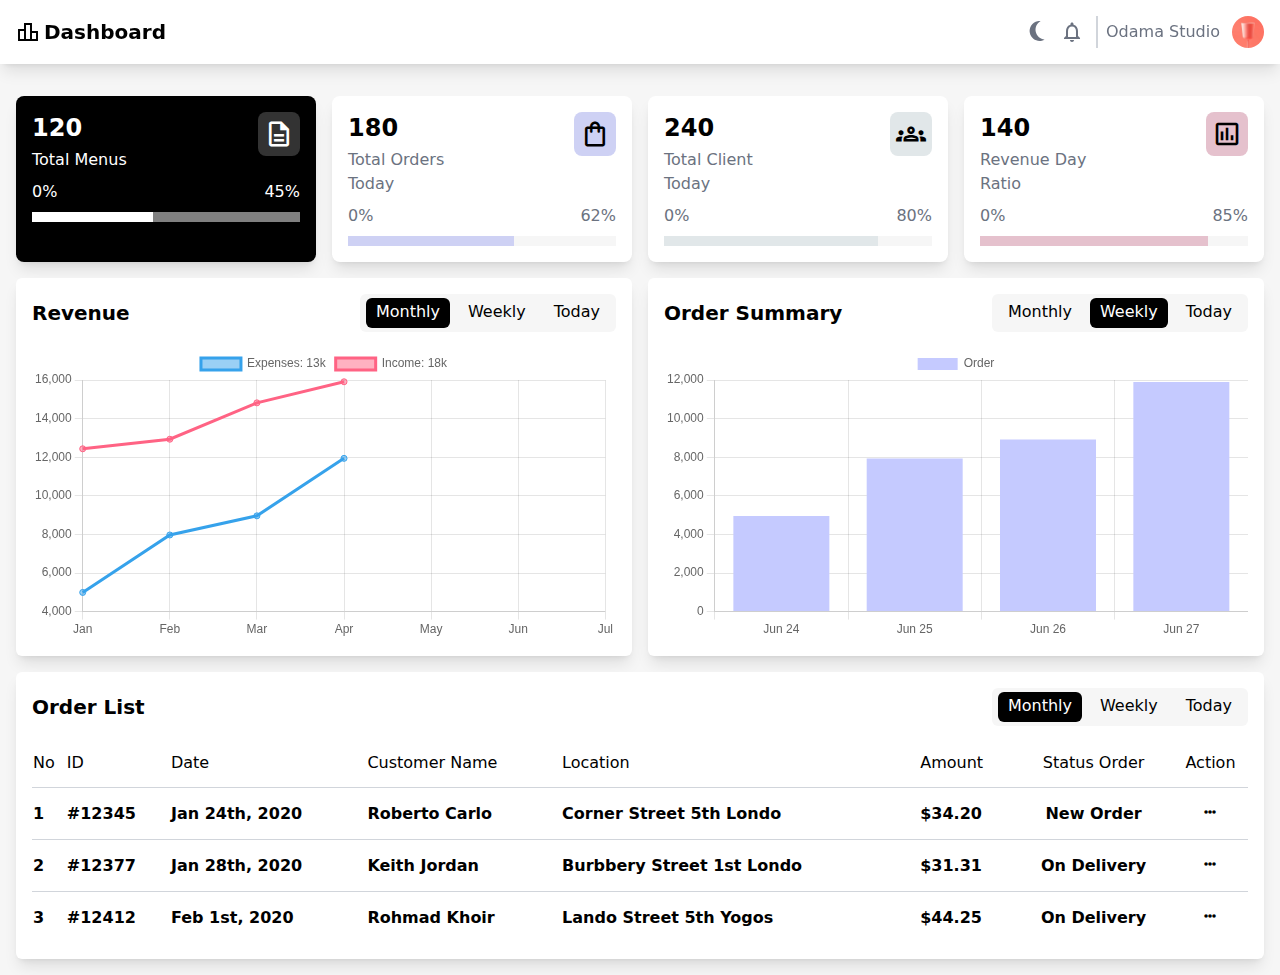
<file: 04/index.html>
<!DOCTYPE html>
<html lang="en">
<head>
    <meta charset="UTF-8">
    <meta name="viewport" content="width=device-width, initial-scale=1.0">
    <title>Dashboard | Odama Studio</title>
    <link rel="stylesheet" href="/css/google-font.css">
    <link rel="stylesheet" href="style.css">
    <script src="/js/chart.js"></script>
</head>
<body>
    <header class="fixed shadow-lg bg-white p-4 top-0 grid grid-cols-2 left-0 right-0">
        <h1 class="font-bold text-xl flex items-center gap-1"><i class="material-icons">leaderboard</i>Dashboard</h1>
        <div class="flex gap-3 items-center justify-end">
            <i class="material-icons hidden fade lg:inline-block -rotate-12">nightlight_round</i>
            <i class="material-icons hidden lg:inline-block fade">notifications</i>
            <div class="flex fade items-center border-l-2 gap-3 pl-2 border-solid border-gray-300">
                Odama Studio
                <img src="image-stand-out.jpg" class="h-8 rounded-full aspect-square">
            </div>
        </div>
    </header>
    <main class="flex flex-col mt-20 p-4 gap-4">
        <div class="grid gap-4 grid-rows-4 lg:grid-rows-1 lg:grid-cols-4">
            <div class="desc text-white bg-black">
                <div>
                    <div>
                        <b>120</b>  
                        <span>Total Menus</span>
                    </div>
                    <div>
                        <span class="bg-[#333333]">description</span>
                    </div>
                </div>
                <div>
                    <div>
                        <span>0%</span>
                        <span>45%</span>
                    </div>
                    <progress class="bg-[#333333]" min="0" value="45" max="100"></progress>
                </div>
            </div>
            <div class="desc">
                <div>
                    <div>
                        <b>180</b>
                        <span>Total Orders Today</span>
                    </div>
                    <div>
                        <span class="bg-[#CED1F4]">shopping_bag</span>
                    </div>
                </div>
                <div>
                    <div>
                        <span>0%</span>
                        <span>62%</span>
                    </div>
                    <progress min="0" value="62" max="100"></progress>
                </div>
            </div>
            <div class="desc">
                <div>
                    <div>
                        <b>240</b>
                        <span>Total Client Today</span>
                    </div>
                    <div>
                        <span class="bg-[#E1E7E9]">groups</span>
                    </div>
                </div>
                <div>
                    <div>
                        <span>0%</span>
                        <span>80%</span>
                    </div>
                    <progress min="0" value="80" max="100"></progress>
                </div>
            </div>
            <div class="desc">
                <div>
                    <div>
                        <b>140</b>
                        <span>Revenue Day Ratio</span>
                    </div>
                    <div>
                        <span class="bg-[#E5C1CD]">insert_chart</span>
                    </div>
                </div>
                <div>
                    <div>
                        <span>0%</span>
                        <span>85%</span>
                    </div>
                    <progress min="0" value="85" max="100"></progress>
                </div>
            </div>
        </div>
        <div class="grid lg:grid-cols-2 gap-4 lg:grid-rows-1 grid-rows-2">
            <div class="chart">
                <div>
                    <h1>Revenue</h1>
                    <div>
                        <div>
                            <button class="active">Monthly</button>
                            <button>Weekly</button>
                            <button>Today</button>
                        </div>
                    </div>
                </div>
                <canvas id="a1"></canvas>
                <script>
                    (() => {
                        const ctx = document.getElementById("a1");
                        new Chart(ctx, {
                            type: 'line',
                            data: {
                                labels: ['Jan', 'Feb', 'Mar', 'Apr', 'May', 'Jun', 'Jul'],
                                datasets: [{
                                    label: 'Expenses: 13k',
                                    data: [5000, 8000, 9000, 12000]
                                },
                                {
                                    label: 'Income: 18k',
                                    data: [12500, 13000, 14900, 16000]
                                }]
                            }
                        })
                    })()
                </script>
            </div>
            <div class="chart">
                <div>
                    <h1>Order Summary</h1>
                    <div>
                        <div>
                            <button>Monthly</button>
                            <button class="active">Weekly</button>
                            <button>Today</button>
                        </div>
                    </div>
                </div>
                <canvas id="a2"></canvas>
                <script>
                    (() => {
                        const ctx = document.getElementById("a2");
                        new Chart(ctx, {
                            type: 'bar',
                            data: {
                                labels: ['Jun 24', 'Jun 25', 'Jun 26', 'Jun 27'],
                                datasets: [{
                                    label: 'Order',
                                    data: [5000, 8000, 9000, 12000],
                                    backgroundColor: '#C5CAFF',
                                    fill: false
                                }]
                            }
                        })
                    })()
                </script>
            </div>
        </div>
        <div class="bg-white shadow-lg rounded-md p-4">
            <div class="lg:grid lg:items-center lg:mb-6 lg:grid-cols-2">
                <h1 class="text-xl font-semibold">Order List</h1>
                <div class="hidden lg:flex items-center justify-end">
                    <div class="bg-bg px-1.5 py-1 rounded-md flex items-center gap-2">
                        <button class="pt-0.5 pb-1 px-2.5 rounded-md bg-black text-white">Monthly</button>
                        <button class="pt-0.5 pb-1 px-2.5">Weekly</button>
                        <button class="pt-0.5 pb-1 px-2.5">Today</button>
                    </div>
                </div>
            </div>
            <div class="w-full whitespace-pre overflow-x-auto lg:whitespace-normal lg:overflow-hidden">
                <table class="w-full">
                    <tbody>
                        <tr>
                            <th>No</th>
                            <th>ID</th>
                            <th>Date</th>
                            <th>Customer Name</th>
                            <th>Location</th>
                            <th>Amount</th>
                            <th>Status Order</th>
                            <th>Action</th>
                        </tr>
                        <tr>
                            <td>1</td>
                            <td>#12345</td>
                            <td>Jan 24th, 2020</td>
                            <td>Roberto Carlo</td>
                            <td>Corner Street 5th Londo</td>
                            <td>$34.20</td>
                            <td>New Order</td>
                            <td></td>
                        </tr>
                        <tr>
                            <td>2</td>
                            <td>#12377</td>
                            <td>Jan 28th, 2020</td>
                            <td>Keith Jordan</td>
                            <td>Burbbery Street 1st Londo</td>
                            <td>$31.31</td>
                            <td>On Delivery</td>
                            <td></td>
                        </tr>
                        <tr>
                            <td>3</td>
                            <td>#12412</td>
                            <td>Feb 1st, 2020</td>
                            <td>Rohmad Khoir</td>
                            <td>Lando Street 5th Yogos</td>
                            <td>$44.25</td>
                            <td>On Delivery</td>
                            <td></td>
                        </tr>
                    </tbody>
                </table>
            </div>
        </div>
    </main>
</body>
</html>
</file>
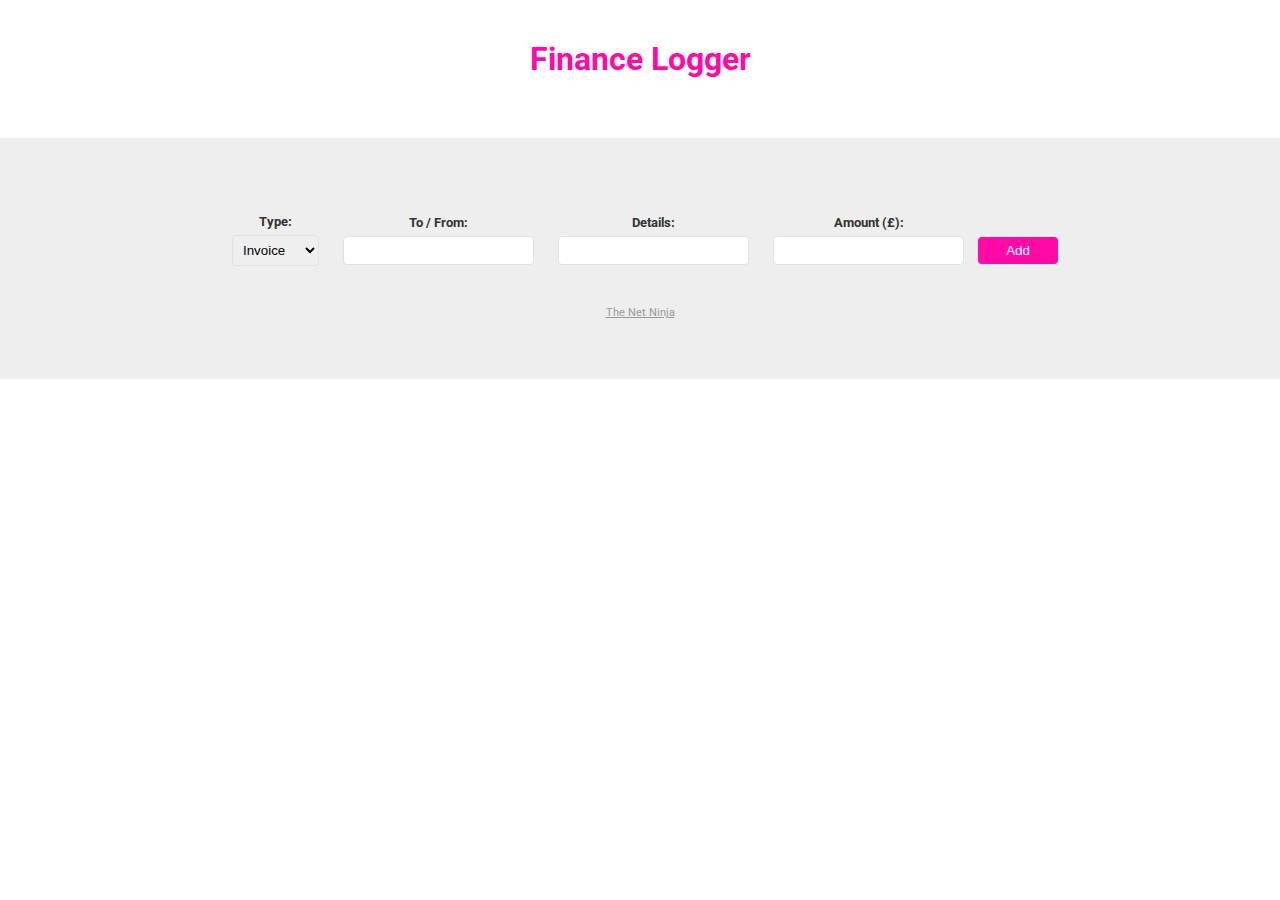
<file: 14/index.html>
<html lang="en">
<head>
  <meta charset="UTF-8">
  <meta name="viewport" content="width=device-width, initial-scale=1.0">
  <title>TypeScript Tutorial</title>
  <link rel="stylesheet" href="styles.css">
  <link rel="icon" href="styles.css">
</head>
<body>

  <div class="wrapper">
    <h1>Finance Logger</h1>

    <!-- output list -->
    <ul class="item-list">
      
    </ul>
  </div>

  <footer>
    <form class="new-item-form">
      <div class="field">
        <label>Type:</label>
        <select id="type">
          <option value="invoice">Invoice</option>
          <option value="payment">Payment</option>
        </select>
      </div>
      <div class="field">
        <label>To / From:</label>
        <input type="text" id="tofrom">
      </div>   
      <div class="field">
        <label>Details:</label>
        <input type="text" id="details">
      </div>
      <div class="field">
        <label>Amount (£):</label>
        <input type="number" id="amount">
      </div>
      <button>Add</button>
    </form>

    <a href="https://www.thenetninja.co.uk">The Net Ninja</a>
  </footer>

  <script type="module" src='app.js'></script>
</body>
</html>
</file>
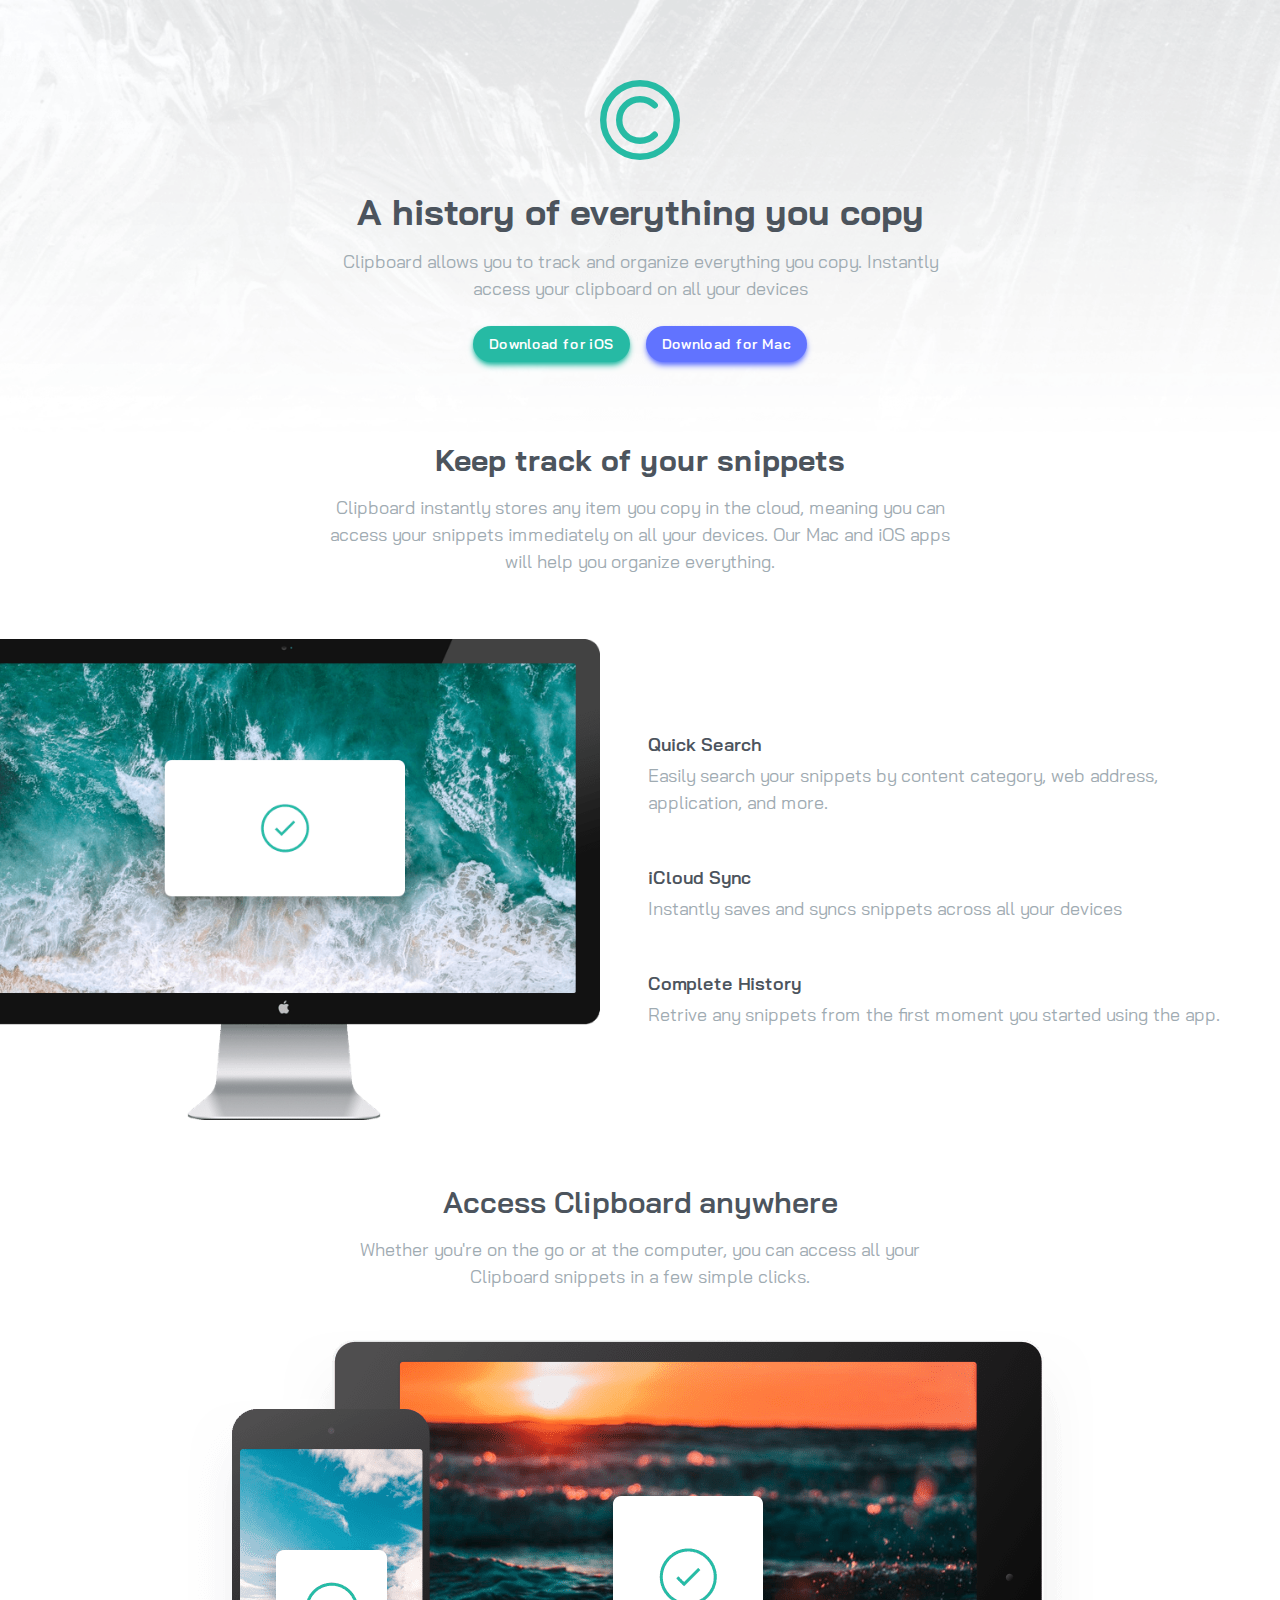
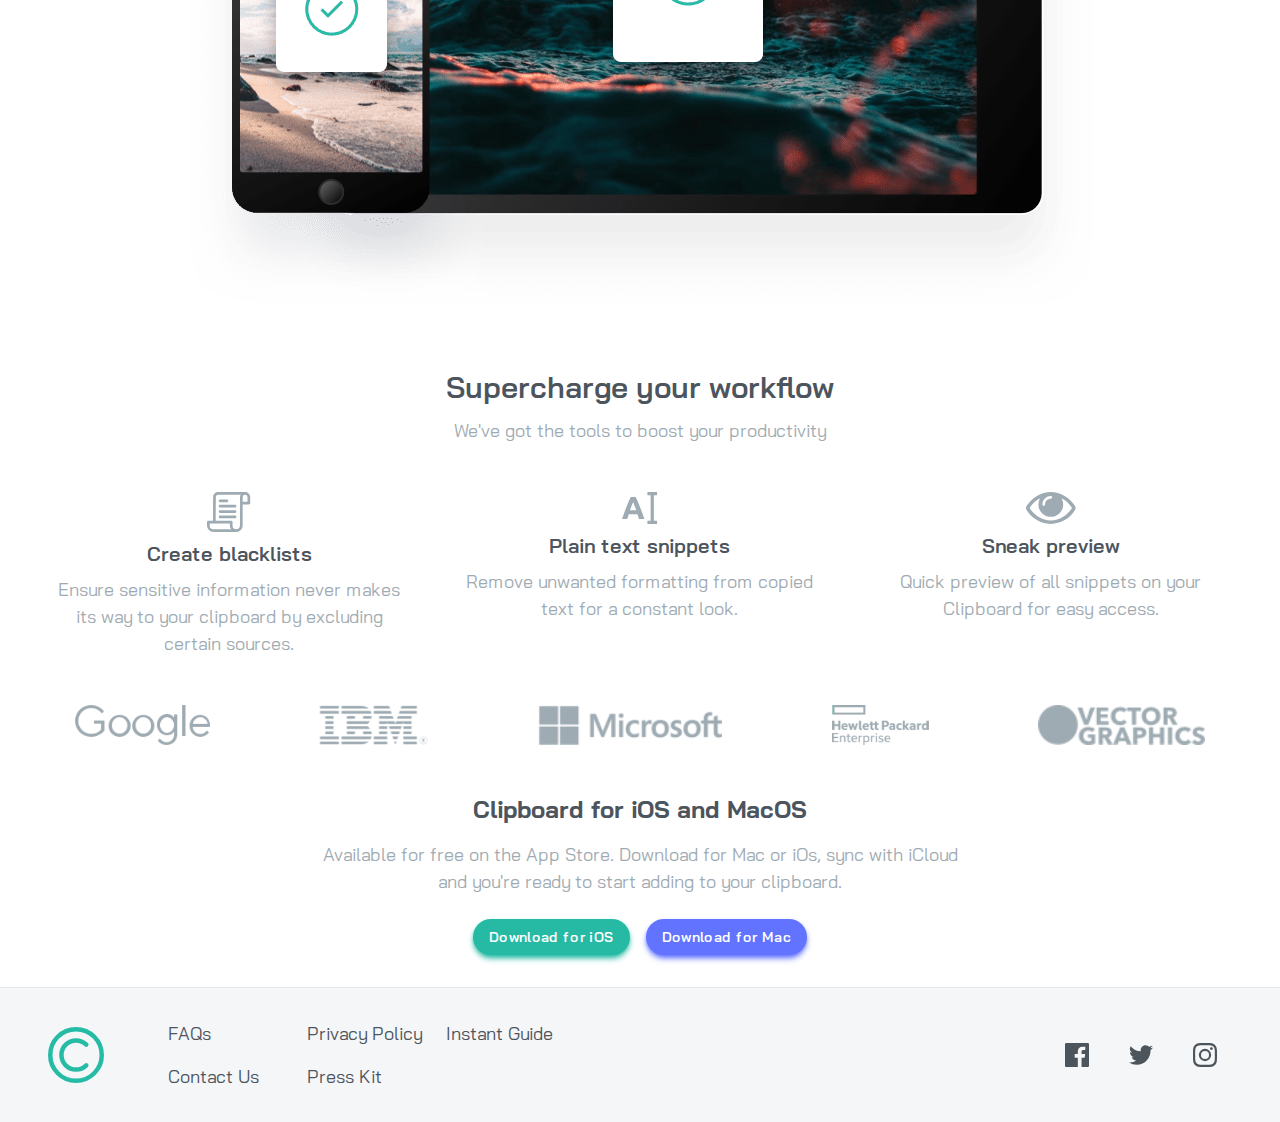
<file: 17/index.html>
<!DOCTYPE html>
<html lang="en">
<head>
    <meta charset="UTF-8">
    <meta name="viewport" content="width=device-width, initial-scale=1.0">
    <title>Clipboard Landing Page</title>
    <link rel="stylesheet" href="style.css">
    <link rel="icon" href="images/favicon-32x32.png">
</head>
<body>
    <header class="flex bg-no-repeat bg-top bg-cover py-20 bg-[url('./images/bg-header-mobile.png')] lg:bg-[url('./images/bg-header-desktop.png')] items-center flex-col gap-8">
        <img src="images/logo.svg" class="h-20">
        <div class="flex px-5 lg:px-0 flex-col lg:w-1/2 items-center justify-center gap-4">
            <h1 class="text-dark-gray-blue text-center text-4xl font-bold">A history of everything you copy</h1>
            <p class="text-gray-blue text-center">Clipboard allows you to track and organize everything you copy. Instantly access your clipboard on all your devices</p>
            <div class="flex mt-2 flex-col lg:flex-row w-full items-center justify-center gap-4">
                <button class="download-btn bg-strong-cyan shadow-strong-cyan">Download for iOS</button>
                <button class="download-btn bg-light-blue shadow-light-blue">Download for Mac</button>
            </div>
        </div>
    </header>
    <main class="flex mb-8 flex-col gap-16">
        <div class="flex px-4 lg:px-0 lg:w-1/2 mx-auto flex-col items-center justify-center gap-4">
            <h2 class="text-dark-gray-blue text-center text-3xl font-bold">Keep track of your snippets</h2>
            <p class="text-gray-blue text-center">Clipboard instantly stores any item you copy in the cloud, meaning you can access your snippets immediately on all your devices. Our Mac and iOS apps will help you organize everything.</p>
        </div>
        <div class="grid grid-rows-2 gap-4 lg:grid-rows-1 lg:grid-cols-2">
            <div class="px-6 lg:px-0">
                <img class="lg:-translate-x-8" src="images/image-computer.png">
            </div>
            <div class="highlight">
                <div>
                    <h3>Quick Search</h3>
                    <p>Easily search your snippets by content category, web address, application, and more.</p>
                </div>
                <div>
                    <h3>iCloud Sync</h3>
                    <p>Instantly saves and syncs snippets across all your devices</p>
                </div>
                <div>
                    <h3>Complete History</h3>
                    <p>Retrive any snippets from the first moment you started using the app.</p>
                </div>
            </div>
        </div>
        <div class="flex flex-col px-6 lg:px-0 gap-10 items-center justify-center">
            <div class="lg:w-1/2 mx-auto flex flex-col items-center gap-4 justify-center">
                <h3 class="text-dark-gray-blue font-semibold text-3xl">Access Clipboard anywhere</h3>
                <p class="text-gray-blue text-center">Whether you're on the go or at the computer, you can access all your Clipboard snippets in a few simple clicks.</p>
            </div>
            <img src="images/image-devices.png">
        </div>
        <div class="flex flex-col gap-12">
            <div class="flex flex-col items-center justify-center gap-3">
                <h2 class="text-dark-gray-blue font-semibold text-3xl">Supercharge your workflow</h2>
                <p class="text-gray-blue">We've got the tools to boost your productivity</p>
            </div>
            <div class="flex lg:px-10 list-box flex-col lg:flex-row items-start justify-around gap-8">
                <div>
                    <img src="images/icon-blacklist.svg">
                    <h4>Create blacklists</h4>
                    <p>Ensure sensitive information never makes its way to your clipboard by excluding certain sources.</p>
                </div>
                <div>
                    <img src="images/icon-text.svg">
                    <h4>Plain text snippets</h4>
                    <p>Remove unwanted formatting from copied text for a constant look.</p>
                </div>
                <div>
                    <img src="images/icon-preview.svg">
                    <h4>Sneak preview</h4>
                    <p>Quick preview of all snippets on your Clipboard for easy access.</p>
                </div>
            </div>
            <div class="lg:px-10 px-2 items-center img-box justify-around flex-col lg:flex-row flex gap-10">
                <img src="images/logo-google.png">
                <img src="images/logo-ibm.png">
                <img src="images/logo-microsoft.png">
                <img src="images/logo-hp.png">
                <img src="images/logo-vector-graphics.png">
            </div>
            <div class="flex px-5 lg:px-0 mx-auto flex-col lg:w-1/2 items-center justify-center gap-4">
                <h1 class="text-dark-gray-blue text-center text-2xl font-bold">Clipboard for iOS and MacOS</h1>
                <p class="text-gray-blue text-center">Available for free on the App Store. Download for Mac or iOs, sync with iCloud and you're ready to start adding to your clipboard.</p>
                <div class="flex mt-2 flex-col lg:flex-row w-full items-center justify-center gap-4">
                    <button class="download-btn bg-strong-cyan shadow-strong-cyan">Download for iOS</button>
                    <button class="download-btn bg-light-blue shadow-light-blue">Download for Mac</button>
                </div>
            </div>
        </div>
    </main>
    <footer class="bg-[#F5F6F8] border-t border-solid border-gray-200 p-8 lg:px-12 flex flex-col lg:flex-row items-center gap-10 lg:gap-16">
        <img src="images/logo.svg" class="h-14 aspect-square">
        <ul class="grid grid-rows-5 text-dark-gray-blue grid-cols-1 text-center lg:text-left items-start lg:grid-cols-3 lg:grid-rows-2 gap-y-4 gap-x-6 justify-center">
            <li>FAQs</li>
            <li>Privacy Policy</li>
            <li>Instant Guide</li>
            <li>Contact Us</li>
            <li>Press Kit</li>
        </ul>
        <div class="lg:w-1/2 flex items-center justify-end gap-10">
            <img src="images/icon-facebook.svg">
            <img src="images/icon-twitter.svg">
            <img src="images/icon-instagram.svg">
        </div>
    </footer>
</body>
</html>
</file>
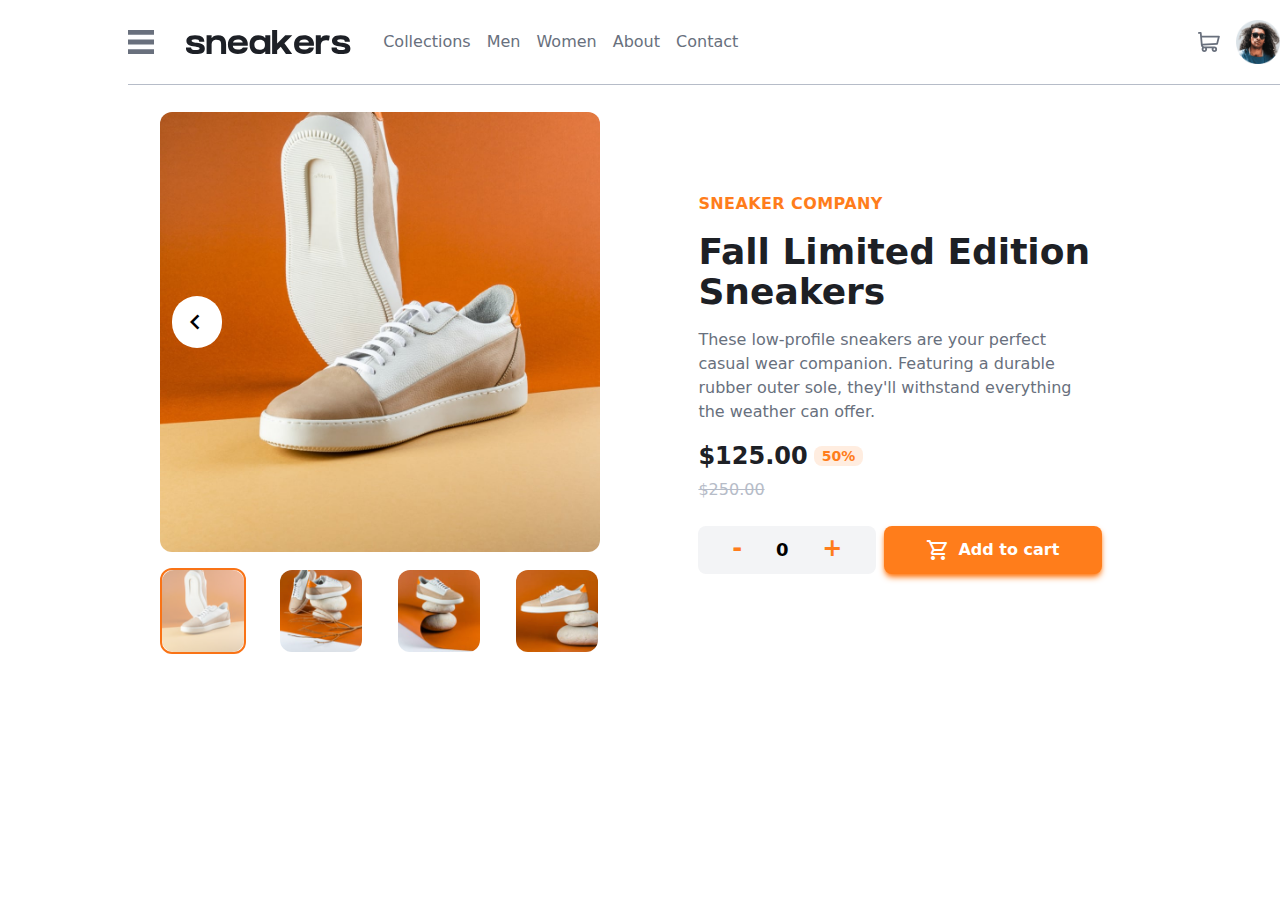
<file: day-2/index.html>
<!DOCTYPE html>
<html lang="en">
<head>
    <meta charset="UTF-8">
    <link rel="icon" href="./images/favicon-32x32.png">
    <meta name="viewport" content="width=device-width, initial-scale=1.0">
    <title>Ecommerce Product Page</title>
    <link rel="stylesheet" href="https://fonts.google.com/specimen/Kumbh+Sans">
    <link rel="stylesheet" href="style.css">
    <script src="/js/vue.prod.js"></script>
    <link rel="stylesheet" href="/css/google-font.css">
</head>
<body>
    <main class="lg:w-[80%] mx-auto">
        <nav class="py-5 sm:px-4 sm:w-full z-20 items-center top-0 fixed bg-white border-b border-b-grayish-blue border-solid grid grid-cols-2">
            <div class="flex lg:gap-8 sm:gap-4">
                <img src="./images/icon-menu.svg" class="aspect-auto h-6">
                <img src="./images/logo.svg" class="aspect-auto h-6">
                <div class="flex sm:hidden gap-4 text-dark-grayish-blue">
                    <a href="#">Collections</a>
                    <a href="#">Men</a>
                    <a href="#">Women</a>
                    <a href="#">About</a>
                    <a href="#">Contact</a>
                </div>
            </div>
            <div class="flex justify-end items-center gap-4">
                <img src="./images/icon-cart.svg">
                <img src="./images/image-avatar.png" class="h-11">
            </div>
        </nav>
        <div class="mt-28 mb-8 lg:grid lg:grid-cols-2 sm:flex sm:flex-col lg:gap-4 sm:gap-8">
            <div class="flex flex-col gap-4 lg:px-8">
                <div>
                    <img :src="images.find(a => a.active).main" class="lg:rounded-xl sm:w-screen">
                    <div class="lg:hidden absolute w-full -translate-y-64 px-3 material-icons">
                        <button @click="n('-')" class="key">chevron_left</button>
                        <button @click="n('+')" class="float-right key">chevron_right</button>
                    </div>
                </div>
                <div class="grid sm:hidden grid-cols-4 gap-8">
                    <div @click="active(img)" v-for="img in images" :class="String(img.active)" :key="img.main" class="rounded-xl">
                        <img :src="img.thumbnail" class="rounded-xl">
                    </div>
                </div>
            </div>
            <div class="flex items-center justify-center">
                <div class="lg:w-[80%] sm:w-[90%] flex flex-col gap-4">
                    <p class="font-bold text-theme tracking-wide">SNEAKER COMPANY</p>
                    <h1 class="text-very-dark-blue text-4xl font-bold">Fall Limited Edition Sneakers</h1>
                    <p class="text-dark-grayish-blue">These low-profile sneakers are your perfect casual wear companion. Featuring a durable rubber outer sole, they'll withstand everything the weather can offer.</p>
                    <div class="grid lg:grid-rows-2 sm:grid-cols-2 gap-1.5">
                        <h3 class="text-very-dark-blue text-2xl font-bold flex gap-1.5 items-center">$125.00 <small class="text-sm text-theme bg-pale-orange px-2 rounded-lg font-semibold">50%</small></h3>
                        <div class="sm:flex sm:justify-end">
                            <span class="text-grayish-blue line-through">$250.00</span>
                        </div>
                    </div>
                    <div class="w-full lg:flex sm:grid sm:grid-rows-2 lg:gap-2 sm:gap-4">
                        <div class="lg:w-[45%] flex justify-evenly items-center bg-gray-100 rounded-lg font-bold text-lg">
                            <button @click="--count == -1 && count++" class="text-theme text-2xl">-</button>
                            <span>{{count}}</span>
                            <button @click="count++" class="text-theme text-2xl">+</button>
                        </div>
                        <button class="lg:w-[55%] shadow-md shadow-theme bg-theme flex items-center justify-center gap-2 text-white font-semibold py-3 rounded-lg">
                            <i class="material-icons">shopping_cart</i>
                            Add to cart
                        </button>
                    </div>
                </div>
            </div>
        </div>
    </main>
    <script src="script.js"></script>
</body>
</html>
</file>
<file: css/google-font.css>
@font-face {
    font-family: 'Material Icons Outlined';
    font-style: normal;
    font-weight: 400;
    src: url(fonts/icons.woff2) format('woff2');
}
.material-icons {
    font-family: 'Material Icons Outlined' !important;
    font-weight: normal;
    font-style: normal;
    font-size: 24px;
    line-height: 1;
    letter-spacing: normal;
    text-transform: none;
    display: inline-block;
    white-space: nowrap;
    word-wrap: normal;
    direction: ltr;
    -webkit-font-feature-settings: 'liga';
    font-feature-settings: "liga";
    -webkit-font-smoothing: antialiased;
}
@font-face {
    font-family: 'Material Symbols Outlined';
    font-style: normal;
    font-weight: 400;
    src: url(fonts/symbols.woff2) format('woff2');
}
.symbol {
    font-family: 'Material Symbols Outlined' !important;
    font-weight: normal;
    font-style: normal;
    font-size: 24px;
    line-height: 1;
    letter-spacing: normal;
    text-transform: none;
    display: inline-block;
    white-space: nowrap;
    word-wrap: normal;
    direction: ltr;
    -webkit-font-feature-settings: 'liga';
    font-feature-settings: 'liga';
    -webkit-font-smoothing: antialiased;
}
@font-face {
    font-family: circula;
    src: url(fonts/circula.ttf);
}
</file>
<file: 14/styles.css>
@import url('https://fonts.googleapis.com/css2?family=Roboto');

body{
    margin: 0;
    font-family: Roboto; 
  }
  .wrapper{
    max-width: 960px;
    margin: 0 auto;
  }
  h1{
    margin: 40px auto;
    color: #ff0aa7;
    text-align: center;
  }
  ul{
    padding: 0;
    list-style-type: none;
  }
  li{
    padding: 6px 10px;
    border: 1px solid #eee;
    margin: 10px auto;
  }
  li h4{
    color: #ff0aa7;
    margin: 0;
    text-transform: capitalize;
  }
  li p{
    color: #333;
    margin: 8px 0 0;
  }
  footer{
    background: #eee;
    padding: 60px;
    margin-top: 60px;
  }
  form{
    max-width: 960px;
    margin: 0 auto;
    text-align: center;
  }
  label{
    display: block;
    font-weight: bold;
    font-size: 0.8em;
    color: #333;
    margin: 16px 0 6px;
  }
  input, select{
    padding: 6px;
    border: 1px solid #e1e1e1;
    border-radius: 4px;
  }
  .field{
    display: inline-block;
    margin: 0 10px;
  }
  button{
    color: white;
    border: 0;
    background: #ff0aa7;
    padding: 6px;
    min-width: 80px;
    border-radius: 4px;
  }
  footer a{
    text-align: center;
    display: block;
    color: #999;
    margin-top: 40px;
    font-size: 0.7em;
  }
</file>
<file: 17/style.css>
@import url('https://fonts.googleapis.com/css2?family=Bai+Jamjuree');

.download-btn{
  width: 90%;
  border-radius: 1.5rem;
  padding-top: 0.75rem;
  padding-bottom: 0.75rem;
  padding-left: 1rem;
  padding-right: 1rem;
  font-size: 0.875rem;
  line-height: 1.25rem;
  font-weight: 600;
  letter-spacing: 0.025em;
  --tw-text-opacity: 1;
  color: rgb(255 255 255 / var(--tw-text-opacity));
  --tw-shadow: 0 4px 6px -1px rgb(0 0 0 / 0.1), 0 2px 4px -2px rgb(0 0 0 / 0.1);
  --tw-shadow-colored: 0 4px 6px -1px var(--tw-shadow-color), 0 2px 4px -2px var(--tw-shadow-color);
  box-shadow: var(--tw-ring-offset-shadow, 0 0 #0000), var(--tw-ring-shadow, 0 0 #0000), var(--tw-shadow);
}

@media (min-width: 1024px){
  .download-btn{
    width: -moz-fit-content;
    width: fit-content;
    padding-top: 0.5rem;
    padding-bottom: 0.5rem;
  }
}

.highlight{
  display: flex;
  flex-direction: column;
  justify-content: center;
  gap: 3rem;
  padding-left: 1.5rem;
  padding-right: 1.5rem;
}

@media (min-width: 1024px){
  .highlight{
    padding-left: 0px;
    padding-right: 0px;
    padding-right: 1.5rem;
  }
}

.highlight>div{
  display: flex;
  flex-direction: column;
  align-items: center;
  justify-content: center;
  gap: 0.25rem;
}

@media (min-width: 1024px){
  .highlight>div{
    align-items: flex-start;
    justify-content: normal;
  }
}

.highlight h3{
  font-weight: 600;
  --tw-text-opacity: 1;
  color: hsl(210 10% 33% / var(--tw-text-opacity));
}

.highlight p{
  text-align: center;
  --tw-text-opacity: 1;
  color: hsl(201 11% 66% / var(--tw-text-opacity));
}

@media (min-width: 1024px){
  .highlight p{
    text-align: left;
  }
}

.list-box>div{
  display: flex;
  flex-direction: column;
  align-items: center;
  justify-content: center;
  gap: 0.5rem;
  padding-left: 2rem;
  padding-right: 2rem;
}

@media (min-width: 1024px){
  .list-box>div{
    width: 30%;
    padding-left: 0px;
    padding-right: 0px;
  }
}

.list-box h4{
  text-align: center;
  font-size: 1.25rem;
  line-height: 1.75rem;
  font-weight: 600;
  --tw-text-opacity: 1;
  color: hsl(210 10% 33% / var(--tw-text-opacity));
}

.list-box p{
  text-align: center;
  --tw-text-opacity: 1;
  color: hsl(201 11% 66% / var(--tw-text-opacity));
}

.list-box img{
  margin-bottom: 0.875rem;
}

@media (min-width: 1024px){
  .list-box img{
    margin-bottom: 0px;
  }
}

.img-box img{
  aspect-ratio: auto;
  width: 10rem;
}

@media (min-width: 1024px){
  .img-box img{
    height: 2.5rem;
    width: auto;
  }
}

.fixed{
  position: fixed;
}

.absolute{
  position: absolute;
}

.bottom-0{
  bottom: 0px;
}

.left-0{
  left: 0px;
}

.right-0{
  right: 0px;
}

.top-0{
  top: 0px;
}

.-z-10{
  z-index: -10;
}

.z-10{
  z-index: 10;
}

.z-20{
  z-index: 20;
}

.z-30{
  z-index: 30;
}

.col-span-2{
  grid-column: span 2 / span 2;
}

.col-span-3{
  grid-column: span 3 / span 3;
}

.float-right{
  float: right;
}

.mx-auto{
  margin-left: auto;
  margin-right: auto;
}

.mb-8{
  margin-bottom: 2rem;
}

.ml-auto{
  margin-left: auto;
}

.mt-12{
  margin-top: 3rem;
}

.mt-2{
  margin-top: 0.5rem;
}

.mt-20{
  margin-top: 5rem;
}

.mt-28{
  margin-top: 7rem;
}

.mt-4{
  margin-top: 1rem;
}

.mt-6{
  margin-top: 1.5rem;
}

.mt-8{
  margin-top: 2rem;
}

.flex{
  display: flex;
}

.inline-flex{
  display: inline-flex;
}

.table{
  display: table;
}

.grid{
  display: grid;
}

.hidden{
  display: none;
}

.aspect-auto{
  aspect-ratio: auto;
}

.aspect-square{
  aspect-ratio: 1 / 1;
}

.h-10{
  height: 2.5rem;
}

.h-11{
  height: 2.75rem;
}

.h-14{
  height: 3.5rem;
}

.h-20{
  height: 5rem;
}

.h-4{
  height: 1rem;
}

.h-40{
  height: 10rem;
}

.h-6{
  height: 1.5rem;
}

.h-8{
  height: 2rem;
}

.h-full{
  height: 100%;
}

.w-0{
  width: 0px;
}

.w-1\/2{
  width: 50%;
}

.w-6{
  width: 1.5rem;
}

.w-8{
  width: 2rem;
}

.w-\[60\%\]{
  width: 60%;
}

.w-\[80\%\]{
  width: 80%;
}

.w-full{
  width: 100%;
}

.max-w-full{
  max-width: 100%;
}

.-translate-x-2{
  --tw-translate-x: -0.5rem;
  transform: translate(var(--tw-translate-x), var(--tw-translate-y)) rotate(var(--tw-rotate)) skewX(var(--tw-skew-x)) skewY(var(--tw-skew-y)) scaleX(var(--tw-scale-x)) scaleY(var(--tw-scale-y));
}

.-translate-y-64{
  --tw-translate-y: -16rem;
  transform: translate(var(--tw-translate-x), var(--tw-translate-y)) rotate(var(--tw-rotate)) skewX(var(--tw-skew-x)) skewY(var(--tw-skew-y)) scaleX(var(--tw-scale-x)) scaleY(var(--tw-scale-y));
}

.-rotate-12{
  --tw-rotate: -12deg;
  transform: translate(var(--tw-translate-x), var(--tw-translate-y)) rotate(var(--tw-rotate)) skewX(var(--tw-skew-x)) skewY(var(--tw-skew-y)) scaleX(var(--tw-scale-x)) scaleY(var(--tw-scale-y));
}

.cursor-pointer{
  cursor: pointer;
}

.appearance-none{
  -webkit-appearance: none;
     -moz-appearance: none;
          appearance: none;
}

.grid-cols-1{
  grid-template-columns: repeat(1, minmax(0, 1fr));
}

.grid-cols-2{
  grid-template-columns: repeat(2, minmax(0, 1fr));
}

.grid-cols-4{
  grid-template-columns: repeat(4, minmax(0, 1fr));
}

.grid-cols-5{
  grid-template-columns: repeat(5, minmax(0, 1fr));
}

.grid-rows-2{
  grid-template-rows: repeat(2, minmax(0, 1fr));
}

.grid-rows-4{
  grid-template-rows: repeat(4, minmax(0, 1fr));
}

.grid-rows-5{
  grid-template-rows: repeat(5, minmax(0, 1fr));
}

.flex-col{
  flex-direction: column;
}

.items-start{
  align-items: flex-start;
}

.items-end{
  align-items: flex-end;
}

.items-center{
  align-items: center;
}

.justify-end{
  justify-content: flex-end;
}

.justify-center{
  justify-content: center;
}

.justify-between{
  justify-content: space-between;
}

.justify-around{
  justify-content: space-around;
}

.justify-evenly{
  justify-content: space-evenly;
}

.gap-0{
  gap: 0px;
}

.gap-1{
  gap: 0.25rem;
}

.gap-1\.5{
  gap: 0.375rem;
}

.gap-10{
  gap: 2.5rem;
}

.gap-12{
  gap: 3rem;
}

.gap-16{
  gap: 4rem;
}

.gap-2{
  gap: 0.5rem;
}

.gap-2\.5{
  gap: 0.625rem;
}

.gap-3{
  gap: 0.75rem;
}

.gap-4{
  gap: 1rem;
}

.gap-6{
  gap: 1.5rem;
}

.gap-8{
  gap: 2rem;
}

.gap-x-6{
  -moz-column-gap: 1.5rem;
       column-gap: 1.5rem;
}

.gap-y-4{
  row-gap: 1rem;
}

.overflow-x-auto{
  overflow-x: auto;
}

.overflow-x-hidden{
  overflow-x: hidden;
}

.truncate{
  overflow: hidden;
  text-overflow: ellipsis;
  white-space: nowrap;
}

.whitespace-pre{
  white-space: pre;
}

.rounded-full{
  border-radius: 9999px;
}

.rounded-lg{
  border-radius: 0.5rem;
}

.rounded-md{
  border-radius: 0.375rem;
}

.rounded-xl{
  border-radius: 0.75rem;
}

.border{
  border-width: 1px;
}

.border-b{
  border-bottom-width: 1px;
}

.border-l-2{
  border-left-width: 2px;
}

.border-t{
  border-top-width: 1px;
}

.border-solid{
  border-style: solid;
}

.border-gray-200{
  --tw-border-opacity: 1;
  border-color: rgb(229 231 235 / var(--tw-border-opacity));
}

.border-gray-300{
  --tw-border-opacity: 1;
  border-color: rgb(209 213 219 / var(--tw-border-opacity));
}

.border-b-gray-200{
  --tw-border-opacity: 1;
  border-bottom-color: rgb(229 231 235 / var(--tw-border-opacity));
}

.bg-\[\#192845\]{
  --tw-bg-opacity: 1;
  background-color: rgb(25 40 69 / var(--tw-bg-opacity));
}

.bg-\[\#333333\]{
  --tw-bg-opacity: 1;
  background-color: rgb(51 51 51 / var(--tw-bg-opacity));
}

.bg-\[\#CED1F4\]{
  --tw-bg-opacity: 1;
  background-color: rgb(206 209 244 / var(--tw-bg-opacity));
}

.bg-\[\#E1E7E9\]{
  --tw-bg-opacity: 1;
  background-color: rgb(225 231 233 / var(--tw-bg-opacity));
}

.bg-\[\#E5C1CD\]{
  --tw-bg-opacity: 1;
  background-color: rgb(229 193 205 / var(--tw-bg-opacity));
}

.bg-\[\#E5F3FF\]{
  --tw-bg-opacity: 1;
  background-color: rgb(229 243 255 / var(--tw-bg-opacity));
}

.bg-\[\#E7ECF3\]{
  --tw-bg-opacity: 1;
  background-color: rgb(231 236 243 / var(--tw-bg-opacity));
}

.bg-\[\#F5F6F8\]{
  --tw-bg-opacity: 1;
  background-color: rgb(245 246 248 / var(--tw-bg-opacity));
}

.bg-\[\#FFF4E3\]{
  --tw-bg-opacity: 1;
  background-color: rgb(255 244 227 / var(--tw-bg-opacity));
}

.bg-black{
  --tw-bg-opacity: 1;
  background-color: rgb(0 0 0 / var(--tw-bg-opacity));
}

.bg-gray-100{
  --tw-bg-opacity: 1;
  background-color: rgb(243 244 246 / var(--tw-bg-opacity));
}

.bg-inherit{
  background-color: inherit;
}

.bg-light-blue{
  --tw-bg-opacity: 1;
  background-color: hsl(233 100% 69% / var(--tw-bg-opacity));
}

.bg-strong-cyan{
  --tw-bg-opacity: 1;
  background-color: hsl(171 66% 44% / var(--tw-bg-opacity));
}

.bg-white{
  --tw-bg-opacity: 1;
  background-color: rgb(255 255 255 / var(--tw-bg-opacity));
}

.bg-\[url\(\'\.\/images\/bg-header-mobile\.png\'\)\]{
  background-image: url('./images/bg-header-mobile.png');
}

.bg-gradient-to-r{
  background-image: linear-gradient(to right, var(--tw-gradient-stops));
}

.from-\[\#369EFF\]{
  --tw-gradient-from: #369EFF var(--tw-gradient-from-position);
  --tw-gradient-to: rgb(54 158 255 / 0) var(--tw-gradient-to-position);
  --tw-gradient-stops: var(--tw-gradient-from), var(--tw-gradient-to);
}

.to-\[\#65B6FF\]{
  --tw-gradient-to: #65B6FF var(--tw-gradient-to-position);
}

.bg-cover{
  background-size: cover;
}

.bg-top{
  background-position: top;
}

.bg-no-repeat{
  background-repeat: no-repeat;
}

.p-1{
  padding: 0.25rem;
}

.p-4{
  padding: 1rem;
}

.p-8{
  padding: 2rem;
}

.p-\[4\.25rem\]{
  padding: 4.25rem;
}

.px-1{
  padding-left: 0.25rem;
  padding-right: 0.25rem;
}

.px-1\.5{
  padding-left: 0.375rem;
  padding-right: 0.375rem;
}

.px-10{
  padding-left: 2.5rem;
  padding-right: 2.5rem;
}

.px-2{
  padding-left: 0.5rem;
  padding-right: 0.5rem;
}

.px-2\.5{
  padding-left: 0.625rem;
  padding-right: 0.625rem;
}

.px-3{
  padding-left: 0.75rem;
  padding-right: 0.75rem;
}

.px-4{
  padding-left: 1rem;
  padding-right: 1rem;
}

.px-5{
  padding-left: 1.25rem;
  padding-right: 1.25rem;
}

.px-6{
  padding-left: 1.5rem;
  padding-right: 1.5rem;
}

.px-8{
  padding-left: 2rem;
  padding-right: 2rem;
}

.py-1{
  padding-top: 0.25rem;
  padding-bottom: 0.25rem;
}

.py-1\.5{
  padding-top: 0.375rem;
  padding-bottom: 0.375rem;
}

.py-2{
  padding-top: 0.5rem;
  padding-bottom: 0.5rem;
}

.py-20{
  padding-top: 5rem;
  padding-bottom: 5rem;
}

.py-3{
  padding-top: 0.75rem;
  padding-bottom: 0.75rem;
}

.py-4{
  padding-top: 1rem;
  padding-bottom: 1rem;
}

.py-6{
  padding-top: 1.5rem;
  padding-bottom: 1.5rem;
}

.pb-1{
  padding-bottom: 0.25rem;
}

.pl-2{
  padding-left: 0.5rem;
}

.pl-4{
  padding-left: 1rem;
}

.pr-2{
  padding-right: 0.5rem;
}

.pt-0{
  padding-top: 0px;
}

.pt-0\.5{
  padding-top: 0.125rem;
}

.pt-4{
  padding-top: 1rem;
}

.text-center{
  text-align: center;
}

.text-right{
  text-align: right;
}

.text-2xl{
  font-size: 1.5rem;
  line-height: 2rem;
}

.text-3xl{
  font-size: 1.875rem;
  line-height: 2.25rem;
}

.text-4xl{
  font-size: 2.25rem;
  line-height: 2.5rem;
}

.text-5xl{
  font-size: 3rem;
  line-height: 1;
}

.text-lg{
  font-size: 1.125rem;
  line-height: 1.75rem;
}

.text-sm{
  font-size: 0.875rem;
  line-height: 1.25rem;
}

.text-xl{
  font-size: 1.25rem;
  line-height: 1.75rem;
}

.text-xs{
  font-size: 0.75rem;
  line-height: 1rem;
}

.font-bold{
  font-weight: 700;
}

.font-extrabold{
  font-weight: 800;
}

.font-medium{
  font-weight: 500;
}

.font-semibold{
  font-weight: 600;
}

.leading-6{
  line-height: 1.5rem;
}

.tracking-wide{
  letter-spacing: 0.025em;
}

.\!text-white{
  --tw-text-opacity: 1 !important;
  color: rgb(255 255 255 / var(--tw-text-opacity)) !important;
}

.text-\[\#000C63\]{
  --tw-text-opacity: 1;
  color: rgb(0 12 99 / var(--tw-text-opacity));
}

.text-\[\#0E8BFF\]{
  --tw-text-opacity: 1;
  color: rgb(14 139 255 / var(--tw-text-opacity));
}

.text-\[\#20E3FF\]{
  --tw-text-opacity: 1;
  color: rgb(32 227 255 / var(--tw-text-opacity));
}

.text-\[\#2496FF\]{
  --tw-text-opacity: 1;
  color: rgb(36 150 255 / var(--tw-text-opacity));
}

.text-\[\#3399EB\]{
  --tw-text-opacity: 1;
  color: rgb(51 153 235 / var(--tw-text-opacity));
}

.text-\[\#EE2929\]{
  --tw-text-opacity: 1;
  color: rgb(238 41 41 / var(--tw-text-opacity));
}

.text-\[\#FF32C5\]{
  --tw-text-opacity: 1;
  color: rgb(255 50 197 / var(--tw-text-opacity));
}

.text-\[\#FF9500\]{
  --tw-text-opacity: 1;
  color: rgb(255 149 0 / var(--tw-text-opacity));
}

.text-\[\#FFCD1F\]{
  --tw-text-opacity: 1;
  color: rgb(255 205 31 / var(--tw-text-opacity));
}

.text-black{
  --tw-text-opacity: 1;
  color: rgb(0 0 0 / var(--tw-text-opacity));
}

.text-dark-gray-blue{
  --tw-text-opacity: 1;
  color: hsl(210 10% 33% / var(--tw-text-opacity));
}

.text-gray-blue{
  --tw-text-opacity: 1;
  color: hsl(201 11% 66% / var(--tw-text-opacity));
}

.text-red-400{
  --tw-text-opacity: 1;
  color: rgb(248 113 113 / var(--tw-text-opacity));
}

.text-white{
  --tw-text-opacity: 1;
  color: rgb(255 255 255 / var(--tw-text-opacity));
}

.line-through{
  text-decoration-line: line-through;
}

.opacity-50{
  opacity: 0.5;
}

.opacity-70{
  opacity: 0.7;
}

.shadow-2xl{
  --tw-shadow: 0 25px 50px -12px rgb(0 0 0 / 0.25);
  --tw-shadow-colored: 0 25px 50px -12px var(--tw-shadow-color);
  box-shadow: var(--tw-ring-offset-shadow, 0 0 #0000), var(--tw-ring-shadow, 0 0 #0000), var(--tw-shadow);
}

.shadow-lg{
  --tw-shadow: 0 10px 15px -3px rgb(0 0 0 / 0.1), 0 4px 6px -4px rgb(0 0 0 / 0.1);
  --tw-shadow-colored: 0 10px 15px -3px var(--tw-shadow-color), 0 4px 6px -4px var(--tw-shadow-color);
  box-shadow: var(--tw-ring-offset-shadow, 0 0 #0000), var(--tw-ring-shadow, 0 0 #0000), var(--tw-shadow);
}

.shadow-md{
  --tw-shadow: 0 4px 6px -1px rgb(0 0 0 / 0.1), 0 2px 4px -2px rgb(0 0 0 / 0.1);
  --tw-shadow-colored: 0 4px 6px -1px var(--tw-shadow-color), 0 2px 4px -2px var(--tw-shadow-color);
  box-shadow: var(--tw-ring-offset-shadow, 0 0 #0000), var(--tw-ring-shadow, 0 0 #0000), var(--tw-shadow);
}

.shadow-light-blue{
  --tw-shadow-color: hsl(233, 100%, 69%);
  --tw-shadow: var(--tw-shadow-colored);
}

.shadow-strong-cyan{
  --tw-shadow-color: hsl(171, 66%, 44%);
  --tw-shadow: var(--tw-shadow-colored);
}

.outline{
  outline-style: solid;
}

.outline-2{
  outline-width: 2px;
}

/*
! tailwindcss v3.3.3 | MIT License | https://tailwindcss.com
*/

/*
1. Prevent padding and border from affecting element width. (https://github.com/mozdevs/cssremedy/issues/4)
2. Allow adding a border to an element by just adding a border-width. (https://github.com/tailwindcss/tailwindcss/pull/116)
*/

*,
::before,
::after {
  box-sizing: border-box;
  /* 1 */
  border-width: 0;
  /* 2 */
  border-style: solid;
  /* 2 */
  border-color: #e5e7eb;
  /* 2 */
}

::before,
::after {
  --tw-content: '';
}

/*
1. Use a consistent sensible line-height in all browsers.
2. Prevent adjustments of font size after orientation changes in iOS.
3. Use a more readable tab size.
4. Use the user's configured `sans` font-family by default.
5. Use the user's configured `sans` font-feature-settings by default.
6. Use the user's configured `sans` font-variation-settings by default.
*/

html {
  line-height: 1.5;
  /* 1 */
  -webkit-text-size-adjust: 100%;
  /* 2 */
  -moz-tab-size: 4;
  /* 3 */
  -o-tab-size: 4;
     tab-size: 4;
  /* 3 */
  font-family: ui-sans-serif, system-ui, -apple-system, BlinkMacSystemFont, "Segoe UI", Roboto, "Helvetica Neue", Arial, "Noto Sans", sans-serif, "Apple Color Emoji", "Segoe UI Emoji", "Segoe UI Symbol", "Noto Color Emoji";
  /* 4 */
  font-feature-settings: normal;
  /* 5 */
  font-variation-settings: normal;
  /* 6 */
}

/*
1. Remove the margin in all browsers.
2. Inherit line-height from `html` so users can set them as a class directly on the `html` element.
*/

body {
  margin: 0;
  /* 1 */
  line-height: inherit;
  /* 2 */
}

/*
1. Add the correct height in Firefox.
2. Correct the inheritance of border color in Firefox. (https://bugzilla.mozilla.org/show_bug.cgi?id=190655)
3. Ensure horizontal rules are visible by default.
*/

hr {
  height: 0;
  /* 1 */
  color: inherit;
  /* 2 */
  border-top-width: 1px;
  /* 3 */
}

/*
Add the correct text decoration in Chrome, Edge, and Safari.
*/

abbr:where([title]) {
  -webkit-text-decoration: underline dotted;
          text-decoration: underline dotted;
}

/*
Remove the default font size and weight for headings.
*/

h1,
h2,
h3,
h4,
h5,
h6 {
  font-size: inherit;
  font-weight: inherit;
}

/*
Reset links to optimize for opt-in styling instead of opt-out.
*/

a {
  color: inherit;
  text-decoration: inherit;
}

/*
Add the correct font weight in Edge and Safari.
*/

b,
strong {
  font-weight: bolder;
}

/*
1. Use the user's configured `mono` font family by default.
2. Correct the odd `em` font sizing in all browsers.
*/

code,
kbd,
samp,
pre {
  font-family: ui-monospace, SFMono-Regular, Menlo, Monaco, Consolas, "Liberation Mono", "Courier New", monospace;
  /* 1 */
  font-size: 1em;
  /* 2 */
}

/*
Add the correct font size in all browsers.
*/

small {
  font-size: 80%;
}

/*
Prevent `sub` and `sup` elements from affecting the line height in all browsers.
*/

sub,
sup {
  font-size: 75%;
  line-height: 0;
  position: relative;
  vertical-align: baseline;
}

sub {
  bottom: -0.25em;
}

sup {
  top: -0.5em;
}

/*
1. Remove text indentation from table contents in Chrome and Safari. (https://bugs.chromium.org/p/chromium/issues/detail?id=999088, https://bugs.webkit.org/show_bug.cgi?id=201297)
2. Correct table border color inheritance in all Chrome and Safari. (https://bugs.chromium.org/p/chromium/issues/detail?id=935729, https://bugs.webkit.org/show_bug.cgi?id=195016)
3. Remove gaps between table borders by default.
*/

table {
  text-indent: 0;
  /* 1 */
  border-color: inherit;
  /* 2 */
  border-collapse: collapse;
  /* 3 */
}

/*
1. Change the font styles in all browsers.
2. Remove the margin in Firefox and Safari.
3. Remove default padding in all browsers.
*/

button,
input,
optgroup,
select,
textarea {
  font-family: inherit;
  /* 1 */
  font-feature-settings: inherit;
  /* 1 */
  font-variation-settings: inherit;
  /* 1 */
  font-size: 100%;
  /* 1 */
  font-weight: inherit;
  /* 1 */
  line-height: inherit;
  /* 1 */
  color: inherit;
  /* 1 */
  margin: 0;
  /* 2 */
  padding: 0;
  /* 3 */
}

/*
Remove the inheritance of text transform in Edge and Firefox.
*/

button,
select {
  text-transform: none;
}

/*
1. Correct the inability to style clickable types in iOS and Safari.
2. Remove default button styles.
*/

button,
[type='button'],
[type='reset'],
[type='submit'] {
  -webkit-appearance: button;
  /* 1 */
  background-color: transparent;
  /* 2 */
  background-image: none;
  /* 2 */
}

/*
Use the modern Firefox focus style for all focusable elements.
*/

:-moz-focusring {
  outline: auto;
}

/*
Remove the additional `:invalid` styles in Firefox. (https://github.com/mozilla/gecko-dev/blob/2f9eacd9d3d995c937b4251a5557d95d494c9be1/layout/style/res/forms.css#L728-L737)
*/

:-moz-ui-invalid {
  box-shadow: none;
}

/*
Add the correct vertical alignment in Chrome and Firefox.
*/

progress {
  vertical-align: baseline;
}

/*
Correct the cursor style of increment and decrement buttons in Safari.
*/

::-webkit-inner-spin-button,
::-webkit-outer-spin-button {
  height: auto;
}

/*
1. Correct the odd appearance in Chrome and Safari.
2. Correct the outline style in Safari.
*/

[type='search'] {
  -webkit-appearance: textfield;
  /* 1 */
  outline-offset: -2px;
  /* 2 */
}

/*
Remove the inner padding in Chrome and Safari on macOS.
*/

::-webkit-search-decoration {
  -webkit-appearance: none;
}

/*
1. Correct the inability to style clickable types in iOS and Safari.
2. Change font properties to `inherit` in Safari.
*/

::-webkit-file-upload-button {
  -webkit-appearance: button;
  /* 1 */
  font: inherit;
  /* 2 */
}

/*
Add the correct display in Chrome and Safari.
*/

summary {
  display: list-item;
}

/*
Removes the default spacing and border for appropriate elements.
*/

blockquote,
dl,
dd,
h1,
h2,
h3,
h4,
h5,
h6,
hr,
figure,
p,
pre {
  margin: 0;
}

fieldset {
  margin: 0;
  padding: 0;
}

legend {
  padding: 0;
}

ol,
ul,
menu {
  list-style: none;
  margin: 0;
  padding: 0;
}

/*
Reset default styling for dialogs.
*/

dialog {
  padding: 0;
}

/*
Prevent resizing textareas horizontally by default.
*/

textarea {
  resize: vertical;
}

/*
1. Reset the default placeholder opacity in Firefox. (https://github.com/tailwindlabs/tailwindcss/issues/3300)
2. Set the default placeholder color to the user's configured gray 400 color.
*/

input::-moz-placeholder, textarea::-moz-placeholder {
  opacity: 1;
  /* 1 */
  color: #9ca3af;
  /* 2 */
}

input::placeholder,
textarea::placeholder {
  opacity: 1;
  /* 1 */
  color: #9ca3af;
  /* 2 */
}

/*
Set the default cursor for buttons.
*/

button,
[role="button"] {
  cursor: pointer;
}

/*
Make sure disabled buttons don't get the pointer cursor.
*/

:disabled {
  cursor: default;
}

/*
1. Make replaced elements `display: block` by default. (https://github.com/mozdevs/cssremedy/issues/14)
2. Add `vertical-align: middle` to align replaced elements more sensibly by default. (https://github.com/jensimmons/cssremedy/issues/14#issuecomment-634934210)
   This can trigger a poorly considered lint error in some tools but is included by design.
*/

img,
svg,
video,
canvas,
audio,
iframe,
embed,
object {
  display: block;
  /* 1 */
  vertical-align: middle;
  /* 2 */
}

/*
Constrain images and videos to the parent width and preserve their intrinsic aspect ratio. (https://github.com/mozdevs/cssremedy/issues/14)
*/

img,
video {
  max-width: 100%;
  height: auto;
}

/* Make elements with the HTML hidden attribute stay hidden by default */

[hidden] {
  display: none;
}

*, ::before, ::after{
  --tw-border-spacing-x: 0;
  --tw-border-spacing-y: 0;
  --tw-translate-x: 0;
  --tw-translate-y: 0;
  --tw-rotate: 0;
  --tw-skew-x: 0;
  --tw-skew-y: 0;
  --tw-scale-x: 1;
  --tw-scale-y: 1;
  --tw-pan-x:  ;
  --tw-pan-y:  ;
  --tw-pinch-zoom:  ;
  --tw-scroll-snap-strictness: proximity;
  --tw-gradient-from-position:  ;
  --tw-gradient-via-position:  ;
  --tw-gradient-to-position:  ;
  --tw-ordinal:  ;
  --tw-slashed-zero:  ;
  --tw-numeric-figure:  ;
  --tw-numeric-spacing:  ;
  --tw-numeric-fraction:  ;
  --tw-ring-inset:  ;
  --tw-ring-offset-width: 0px;
  --tw-ring-offset-color: #fff;
  --tw-ring-color: rgb(59 130 246 / 0.5);
  --tw-ring-offset-shadow: 0 0 #0000;
  --tw-ring-shadow: 0 0 #0000;
  --tw-shadow: 0 0 #0000;
  --tw-shadow-colored: 0 0 #0000;
  --tw-blur:  ;
  --tw-brightness:  ;
  --tw-contrast:  ;
  --tw-grayscale:  ;
  --tw-hue-rotate:  ;
  --tw-invert:  ;
  --tw-saturate:  ;
  --tw-sepia:  ;
  --tw-drop-shadow:  ;
  --tw-backdrop-blur:  ;
  --tw-backdrop-brightness:  ;
  --tw-backdrop-contrast:  ;
  --tw-backdrop-grayscale:  ;
  --tw-backdrop-hue-rotate:  ;
  --tw-backdrop-invert:  ;
  --tw-backdrop-opacity:  ;
  --tw-backdrop-saturate:  ;
  --tw-backdrop-sepia:  ;
}

::backdrop{
  --tw-border-spacing-x: 0;
  --tw-border-spacing-y: 0;
  --tw-translate-x: 0;
  --tw-translate-y: 0;
  --tw-rotate: 0;
  --tw-skew-x: 0;
  --tw-skew-y: 0;
  --tw-scale-x: 1;
  --tw-scale-y: 1;
  --tw-pan-x:  ;
  --tw-pan-y:  ;
  --tw-pinch-zoom:  ;
  --tw-scroll-snap-strictness: proximity;
  --tw-gradient-from-position:  ;
  --tw-gradient-via-position:  ;
  --tw-gradient-to-position:  ;
  --tw-ordinal:  ;
  --tw-slashed-zero:  ;
  --tw-numeric-figure:  ;
  --tw-numeric-spacing:  ;
  --tw-numeric-fraction:  ;
  --tw-ring-inset:  ;
  --tw-ring-offset-width: 0px;
  --tw-ring-offset-color: #fff;
  --tw-ring-color: rgb(59 130 246 / 0.5);
  --tw-ring-offset-shadow: 0 0 #0000;
  --tw-ring-shadow: 0 0 #0000;
  --tw-shadow: 0 0 #0000;
  --tw-shadow-colored: 0 0 #0000;
  --tw-blur:  ;
  --tw-brightness:  ;
  --tw-contrast:  ;
  --tw-grayscale:  ;
  --tw-hue-rotate:  ;
  --tw-invert:  ;
  --tw-saturate:  ;
  --tw-sepia:  ;
  --tw-drop-shadow:  ;
  --tw-backdrop-blur:  ;
  --tw-backdrop-brightness:  ;
  --tw-backdrop-contrast:  ;
  --tw-backdrop-grayscale:  ;
  --tw-backdrop-hue-rotate:  ;
  --tw-backdrop-invert:  ;
  --tw-backdrop-opacity:  ;
  --tw-backdrop-saturate:  ;
  --tw-backdrop-sepia:  ;
}

body {
  font-size: 18px;
}

* {
  font-family: 'Bai Jamjuree';
}

@media only screen and (max-width: 1023px){
}

@media only screen and (min-width: 1024px){
}

ul>li:hover{
  --tw-text-opacity: 1;
  color: hsl(171 66% 44% / var(--tw-text-opacity));
}

.odd\:bg-\[\#F9FBFE\]:nth-child(odd){
  --tw-bg-opacity: 1;
  background-color: rgb(249 251 254 / var(--tw-bg-opacity));
}

.checked\:before\:ml-3:checked::before{
  content: var(--tw-content);
  margin-left: 0.75rem;
}

.checked\:before\:ml-3\.5:checked::before{
  content: var(--tw-content);
  margin-left: 0.875rem;
}

.focus\:outline-none:focus{
  outline: 2px solid transparent;
  outline-offset: 2px;
}

:is(html[class~=dark] .dark\:text-white){
  --tw-text-opacity: 1;
  color: rgb(255 255 255 / var(--tw-text-opacity));
}

@media (max-width: 1023px){
  .sm\:fixed{
    position: fixed;
  }

  .sm\:bottom-0{
    bottom: 0px;
  }

  .sm\:left-0{
    left: 0px;
  }

  .sm\:left-\[5\%\]{
    left: 5%;
  }

  .sm\:top-0{
    top: 0px;
  }

  .sm\:top-28{
    top: 7rem;
  }

  .sm\:flex{
    display: flex;
  }

  .sm\:grid{
    display: grid;
  }

  .sm\:hidden{
    display: none;
  }

  .sm\:w-1\/2{
    width: 50%;
  }

  .sm\:w-\[90\%\]{
    width: 90%;
  }

  .sm\:w-full{
    width: 100%;
  }

  .sm\:w-screen{
    width: 100vw;
  }

  .sm\:grid-cols-2{
    grid-template-columns: repeat(2, minmax(0, 1fr));
  }

  .sm\:grid-rows-2{
    grid-template-rows: repeat(2, minmax(0, 1fr));
  }

  .sm\:flex-col{
    flex-direction: column;
  }

  .sm\:justify-end{
    justify-content: flex-end;
  }

  .sm\:gap-4{
    gap: 1rem;
  }

  .sm\:gap-8{
    gap: 2rem;
  }

  .sm\:bg-white{
    --tw-bg-opacity: 1;
    background-color: rgb(255 255 255 / var(--tw-bg-opacity));
  }

  .sm\:px-4{
    padding-left: 1rem;
    padding-right: 1rem;
  }

  .sm\:py-3{
    padding-top: 0.75rem;
    padding-bottom: 0.75rem;
  }

  .sm\:pl-4{
    padding-left: 1rem;
  }

  .sm\:pt-4{
    padding-top: 1rem;
  }

  .sm\:font-bold{
    font-weight: 700;
  }
}

@media (min-width: 1024px){
  .lg\:right-4{
    right: 1rem;
  }

  .lg\:top-16{
    top: 4rem;
  }

  .lg\:mb-6{
    margin-bottom: 1.5rem;
  }

  .lg\:inline-block{
    display: inline-block;
  }

  .lg\:flex{
    display: flex;
  }

  .lg\:grid{
    display: grid;
  }

  .lg\:hidden{
    display: none;
  }

  .lg\:h-screen{
    height: 100vh;
  }

  .lg\:w-1\/2{
    width: 50%;
  }

  .lg\:w-80{
    width: 20rem;
  }

  .lg\:w-\[35\%\]{
    width: 35%;
  }

  .lg\:w-\[45\%\]{
    width: 45%;
  }

  .lg\:w-\[55\%\]{
    width: 55%;
  }

  .lg\:w-\[60\%\]{
    width: 60%;
  }

  .lg\:w-\[80\%\]{
    width: 80%;
  }

  .lg\:-translate-x-8{
    --tw-translate-x: -2rem;
    transform: translate(var(--tw-translate-x), var(--tw-translate-y)) rotate(var(--tw-rotate)) skewX(var(--tw-skew-x)) skewY(var(--tw-skew-y)) scaleX(var(--tw-scale-x)) scaleY(var(--tw-scale-y));
  }

  .lg\:grid-cols-2{
    grid-template-columns: repeat(2, minmax(0, 1fr));
  }

  .lg\:grid-cols-3{
    grid-template-columns: repeat(3, minmax(0, 1fr));
  }

  .lg\:grid-cols-4{
    grid-template-columns: repeat(4, minmax(0, 1fr));
  }

  .lg\:grid-rows-1{
    grid-template-rows: repeat(1, minmax(0, 1fr));
  }

  .lg\:grid-rows-2{
    grid-template-rows: repeat(2, minmax(0, 1fr));
  }

  .lg\:flex-row{
    flex-direction: row;
  }

  .lg\:items-center{
    align-items: center;
  }

  .lg\:gap-14{
    gap: 3.5rem;
  }

  .lg\:gap-16{
    gap: 4rem;
  }

  .lg\:gap-2{
    gap: 0.5rem;
  }

  .lg\:gap-4{
    gap: 1rem;
  }

  .lg\:gap-8{
    gap: 2rem;
  }

  .lg\:overflow-hidden{
    overflow: hidden;
  }

  .lg\:whitespace-normal{
    white-space: normal;
  }

  .lg\:rounded-xl{
    border-radius: 0.75rem;
  }

  .lg\:bg-\[url\(\'\.\/images\/bg-header-desktop\.png\'\)\]{
    background-image: url('./images/bg-header-desktop.png');
  }

  .lg\:px-0{
    padding-left: 0px;
    padding-right: 0px;
  }

  .lg\:px-10{
    padding-left: 2.5rem;
    padding-right: 2.5rem;
  }

  .lg\:px-12{
    padding-left: 3rem;
    padding-right: 3rem;
  }

  .lg\:px-8{
    padding-left: 2rem;
    padding-right: 2rem;
  }

  .lg\:pt-0{
    padding-top: 0px;
  }

  .lg\:text-left{
    text-align: left;
  }
}

@media (min-width: 1280px){
  .xl\:flex{
    display: flex;
  }

  .xl\:grid{
    display: grid;
  }

  .xl\:hidden{
    display: none;
  }

  .xl\:w-\[30\%\]{
    width: 30%;
  }

  .xl\:w-\[70\%\]{
    width: 70%;
  }

  .xl\:w-\[83\%\]{
    width: 83%;
  }

  .xl\:w-full{
    width: 100%;
  }

  .xl\:max-w-\[17\%\]{
    max-width: 17%;
  }

  .xl\:grid-cols-1{
    grid-template-columns: repeat(1, minmax(0, 1fr));
  }

  .xl\:grid-cols-2{
    grid-template-columns: repeat(2, minmax(0, 1fr));
  }

  .xl\:grid-cols-4{
    grid-template-columns: repeat(4, minmax(0, 1fr));
  }

  .xl\:grid-rows-1{
    grid-template-rows: repeat(1, minmax(0, 1fr));
  }

  .xl\:flex-row{
    flex-direction: row;
  }

  .xl\:items-center{
    align-items: center;
  }
}
</file>
<file: 04/style.css>
/*
! tailwindcss v3.3.3 | MIT License | https://tailwindcss.com
*/

/*
1. Prevent padding and border from affecting element width. (https://github.com/mozdevs/cssremedy/issues/4)
2. Allow adding a border to an element by just adding a border-width. (https://github.com/tailwindcss/tailwindcss/pull/116)
*/

*,
::before,
::after {
  box-sizing: border-box;
  /* 1 */
  border-width: 0;
  /* 2 */
  border-style: solid;
  /* 2 */
  border-color: #e5e7eb;
  /* 2 */
}

::before,
::after {
  --tw-content: '';
}

/*
1. Use a consistent sensible line-height in all browsers.
2. Prevent adjustments of font size after orientation changes in iOS.
3. Use a more readable tab size.
4. Use the user's configured `sans` font-family by default.
5. Use the user's configured `sans` font-feature-settings by default.
6. Use the user's configured `sans` font-variation-settings by default.
*/

html {
  line-height: 1.5;
  /* 1 */
  -webkit-text-size-adjust: 100%;
  /* 2 */
  -moz-tab-size: 4;
  /* 3 */
  -o-tab-size: 4;
     tab-size: 4;
  /* 3 */
  font-family: ui-sans-serif, system-ui, -apple-system, BlinkMacSystemFont, "Segoe UI", Roboto, "Helvetica Neue", Arial, "Noto Sans", sans-serif, "Apple Color Emoji", "Segoe UI Emoji", "Segoe UI Symbol", "Noto Color Emoji";
  /* 4 */
  font-feature-settings: normal;
  /* 5 */
  font-variation-settings: normal;
  /* 6 */
}

/*
1. Remove the margin in all browsers.
2. Inherit line-height from `html` so users can set them as a class directly on the `html` element.
*/

body {
  margin: 0;
  /* 1 */
  line-height: inherit;
  /* 2 */
}

/*
1. Add the correct height in Firefox.
2. Correct the inheritance of border color in Firefox. (https://bugzilla.mozilla.org/show_bug.cgi?id=190655)
3. Ensure horizontal rules are visible by default.
*/

hr {
  height: 0;
  /* 1 */
  color: inherit;
  /* 2 */
  border-top-width: 1px;
  /* 3 */
}

/*
Add the correct text decoration in Chrome, Edge, and Safari.
*/

abbr:where([title]) {
  -webkit-text-decoration: underline dotted;
          text-decoration: underline dotted;
}

/*
Remove the default font size and weight for headings.
*/

h1,
h2,
h3,
h4,
h5,
h6 {
  font-size: inherit;
  font-weight: inherit;
}

/*
Reset links to optimize for opt-in styling instead of opt-out.
*/

a {
  color: inherit;
  text-decoration: inherit;
}

/*
Add the correct font weight in Edge and Safari.
*/

b,
strong {
  font-weight: bolder;
}

/*
1. Use the user's configured `mono` font family by default.
2. Correct the odd `em` font sizing in all browsers.
*/

code,
kbd,
samp,
pre {
  font-family: ui-monospace, SFMono-Regular, Menlo, Monaco, Consolas, "Liberation Mono", "Courier New", monospace;
  /* 1 */
  font-size: 1em;
  /* 2 */
}

/*
Add the correct font size in all browsers.
*/

small {
  font-size: 80%;
}

/*
Prevent `sub` and `sup` elements from affecting the line height in all browsers.
*/

sub,
sup {
  font-size: 75%;
  line-height: 0;
  position: relative;
  vertical-align: baseline;
}

sub {
  bottom: -0.25em;
}

sup {
  top: -0.5em;
}

/*
1. Remove text indentation from table contents in Chrome and Safari. (https://bugs.chromium.org/p/chromium/issues/detail?id=999088, https://bugs.webkit.org/show_bug.cgi?id=201297)
2. Correct table border color inheritance in all Chrome and Safari. (https://bugs.chromium.org/p/chromium/issues/detail?id=935729, https://bugs.webkit.org/show_bug.cgi?id=195016)
3. Remove gaps between table borders by default.
*/

table {
  text-indent: 0;
  /* 1 */
  border-color: inherit;
  /* 2 */
  border-collapse: collapse;
  /* 3 */
}

/*
1. Change the font styles in all browsers.
2. Remove the margin in Firefox and Safari.
3. Remove default padding in all browsers.
*/

button,
input,
optgroup,
select,
textarea {
  font-family: inherit;
  /* 1 */
  font-feature-settings: inherit;
  /* 1 */
  font-variation-settings: inherit;
  /* 1 */
  font-size: 100%;
  /* 1 */
  font-weight: inherit;
  /* 1 */
  line-height: inherit;
  /* 1 */
  color: inherit;
  /* 1 */
  margin: 0;
  /* 2 */
  padding: 0;
  /* 3 */
}

/*
Remove the inheritance of text transform in Edge and Firefox.
*/

button,
select {
  text-transform: none;
}

/*
1. Correct the inability to style clickable types in iOS and Safari.
2. Remove default button styles.
*/

button,
[type='button'],
[type='reset'],
[type='submit'] {
  -webkit-appearance: button;
  /* 1 */
  background-color: transparent;
  /* 2 */
  background-image: none;
  /* 2 */
}

/*
Use the modern Firefox focus style for all focusable elements.
*/

:-moz-focusring {
  outline: auto;
}

/*
Remove the additional `:invalid` styles in Firefox. (https://github.com/mozilla/gecko-dev/blob/2f9eacd9d3d995c937b4251a5557d95d494c9be1/layout/style/res/forms.css#L728-L737)
*/

:-moz-ui-invalid {
  box-shadow: none;
}

/*
Add the correct vertical alignment in Chrome and Firefox.
*/

progress {
  vertical-align: baseline;
}

/*
Correct the cursor style of increment and decrement buttons in Safari.
*/

::-webkit-inner-spin-button,
::-webkit-outer-spin-button {
  height: auto;
}

/*
1. Correct the odd appearance in Chrome and Safari.
2. Correct the outline style in Safari.
*/

[type='search'] {
  -webkit-appearance: textfield;
  /* 1 */
  outline-offset: -2px;
  /* 2 */
}

/*
Remove the inner padding in Chrome and Safari on macOS.
*/

::-webkit-search-decoration {
  -webkit-appearance: none;
}

/*
1. Correct the inability to style clickable types in iOS and Safari.
2. Change font properties to `inherit` in Safari.
*/

::-webkit-file-upload-button {
  -webkit-appearance: button;
  /* 1 */
  font: inherit;
  /* 2 */
}

/*
Add the correct display in Chrome and Safari.
*/

summary {
  display: list-item;
}

/*
Removes the default spacing and border for appropriate elements.
*/

blockquote,
dl,
dd,
h1,
h2,
h3,
h4,
h5,
h6,
hr,
figure,
p,
pre {
  margin: 0;
}

fieldset {
  margin: 0;
  padding: 0;
}

legend {
  padding: 0;
}

ol,
ul,
menu {
  list-style: none;
  margin: 0;
  padding: 0;
}

/*
Reset default styling for dialogs.
*/

dialog {
  padding: 0;
}

/*
Prevent resizing textareas horizontally by default.
*/

textarea {
  resize: vertical;
}

/*
1. Reset the default placeholder opacity in Firefox. (https://github.com/tailwindlabs/tailwindcss/issues/3300)
2. Set the default placeholder color to the user's configured gray 400 color.
*/

input::-moz-placeholder, textarea::-moz-placeholder {
  opacity: 1;
  /* 1 */
  color: #9ca3af;
  /* 2 */
}

input::placeholder,
textarea::placeholder {
  opacity: 1;
  /* 1 */
  color: #9ca3af;
  /* 2 */
}

/*
Set the default cursor for buttons.
*/

button,
[role="button"] {
  cursor: pointer;
}

/*
Make sure disabled buttons don't get the pointer cursor.
*/

:disabled {
  cursor: default;
}

/*
1. Make replaced elements `display: block` by default. (https://github.com/mozdevs/cssremedy/issues/14)
2. Add `vertical-align: middle` to align replaced elements more sensibly by default. (https://github.com/jensimmons/cssremedy/issues/14#issuecomment-634934210)
   This can trigger a poorly considered lint error in some tools but is included by design.
*/

img,
svg,
video,
canvas,
audio,
iframe,
embed,
object {
  display: block;
  /* 1 */
  vertical-align: middle;
  /* 2 */
}

/*
Constrain images and videos to the parent width and preserve their intrinsic aspect ratio. (https://github.com/mozdevs/cssremedy/issues/14)
*/

img,
video {
  max-width: 100%;
  height: auto;
}

/* Make elements with the HTML hidden attribute stay hidden by default */

[hidden] {
  display: none;
}

*, ::before, ::after {
  --tw-border-spacing-x: 0;
  --tw-border-spacing-y: 0;
  --tw-translate-x: 0;
  --tw-translate-y: 0;
  --tw-rotate: 0;
  --tw-skew-x: 0;
  --tw-skew-y: 0;
  --tw-scale-x: 1;
  --tw-scale-y: 1;
  --tw-pan-x:  ;
  --tw-pan-y:  ;
  --tw-pinch-zoom:  ;
  --tw-scroll-snap-strictness: proximity;
  --tw-gradient-from-position:  ;
  --tw-gradient-via-position:  ;
  --tw-gradient-to-position:  ;
  --tw-ordinal:  ;
  --tw-slashed-zero:  ;
  --tw-numeric-figure:  ;
  --tw-numeric-spacing:  ;
  --tw-numeric-fraction:  ;
  --tw-ring-inset:  ;
  --tw-ring-offset-width: 0px;
  --tw-ring-offset-color: #fff;
  --tw-ring-color: rgb(59 130 246 / 0.5);
  --tw-ring-offset-shadow: 0 0 #0000;
  --tw-ring-shadow: 0 0 #0000;
  --tw-shadow: 0 0 #0000;
  --tw-shadow-colored: 0 0 #0000;
  --tw-blur:  ;
  --tw-brightness:  ;
  --tw-contrast:  ;
  --tw-grayscale:  ;
  --tw-hue-rotate:  ;
  --tw-invert:  ;
  --tw-saturate:  ;
  --tw-sepia:  ;
  --tw-drop-shadow:  ;
  --tw-backdrop-blur:  ;
  --tw-backdrop-brightness:  ;
  --tw-backdrop-contrast:  ;
  --tw-backdrop-grayscale:  ;
  --tw-backdrop-hue-rotate:  ;
  --tw-backdrop-invert:  ;
  --tw-backdrop-opacity:  ;
  --tw-backdrop-saturate:  ;
  --tw-backdrop-sepia:  ;
}

::backdrop {
  --tw-border-spacing-x: 0;
  --tw-border-spacing-y: 0;
  --tw-translate-x: 0;
  --tw-translate-y: 0;
  --tw-rotate: 0;
  --tw-skew-x: 0;
  --tw-skew-y: 0;
  --tw-scale-x: 1;
  --tw-scale-y: 1;
  --tw-pan-x:  ;
  --tw-pan-y:  ;
  --tw-pinch-zoom:  ;
  --tw-scroll-snap-strictness: proximity;
  --tw-gradient-from-position:  ;
  --tw-gradient-via-position:  ;
  --tw-gradient-to-position:  ;
  --tw-ordinal:  ;
  --tw-slashed-zero:  ;
  --tw-numeric-figure:  ;
  --tw-numeric-spacing:  ;
  --tw-numeric-fraction:  ;
  --tw-ring-inset:  ;
  --tw-ring-offset-width: 0px;
  --tw-ring-offset-color: #fff;
  --tw-ring-color: rgb(59 130 246 / 0.5);
  --tw-ring-offset-shadow: 0 0 #0000;
  --tw-ring-shadow: 0 0 #0000;
  --tw-shadow: 0 0 #0000;
  --tw-shadow-colored: 0 0 #0000;
  --tw-blur:  ;
  --tw-brightness:  ;
  --tw-contrast:  ;
  --tw-grayscale:  ;
  --tw-hue-rotate:  ;
  --tw-invert:  ;
  --tw-saturate:  ;
  --tw-sepia:  ;
  --tw-drop-shadow:  ;
  --tw-backdrop-blur:  ;
  --tw-backdrop-brightness:  ;
  --tw-backdrop-contrast:  ;
  --tw-backdrop-grayscale:  ;
  --tw-backdrop-hue-rotate:  ;
  --tw-backdrop-invert:  ;
  --tw-backdrop-opacity:  ;
  --tw-backdrop-saturate:  ;
  --tw-backdrop-sepia:  ;
}

.desc {
  display: flex;
  flex-direction: column;
  gap: 0.5rem;
  border-radius: 0.5rem;
  padding: 1rem;
  --tw-shadow: 0 10px 15px -3px rgb(0 0 0 / 0.1), 0 4px 6px -4px rgb(0 0 0 / 0.1);
  --tw-shadow-colored: 0 10px 15px -3px var(--tw-shadow-color), 0 4px 6px -4px var(--tw-shadow-color);
  box-shadow: var(--tw-ring-offset-shadow, 0 0 #0000), var(--tw-ring-shadow, 0 0 #0000), var(--tw-shadow);
}

.desc>:first-child {
  display: grid;
  grid-template-columns: repeat(2, minmax(0, 1fr));
  align-items: flex-start;
}

.desc>:first-child>:first-child {
  display: flex;
  flex-direction: column;
  gap: 0.25rem;
}

.desc>:first-child>:last-child {
  display: flex;
  align-items: flex-start;
  justify-content: flex-end;
}

.desc>:first-child>:last-child span {
  font-family: 'Material Icons Outlined';
  border-radius: 0.5rem;
  padding-top: 0.25rem;
  padding-bottom: 0.25rem;
  padding-left: 0.375rem;
  padding-right: 0.375rem;
  font-size: 1.875rem;
  line-height: 2.25rem;
}

.desc:not(.bg-black) {
  --tw-bg-opacity: 1;
  background-color: rgb(255 255 255 / var(--tw-bg-opacity));
  --tw-text-opacity: 1;
  color: rgb(107 114 128 / var(--tw-text-opacity));
}

.desc>:last-child {
  display: flex;
  flex-direction: column;
  gap: 0.5rem;
}

.desc>:last-child>div {
  display: grid;
  grid-template-columns: repeat(2, minmax(0, 1fr));
}

.desc>:last-child span+span {
  text-align: right;
}

.desc b {
  font-size: 1.5rem;
  line-height: 2rem;
}

.desc:not(.bg-black) b, .desc:not(.bg-black)>:first-child>:last-child span {
  --tw-text-opacity: 1;
  color: rgb(0 0 0 / var(--tw-text-opacity));
}

.chart>:first-child {
  margin-bottom: 1rem;
  display: grid;
  grid-template-columns: repeat(2, minmax(0, 1fr));
  align-items: center;
}

.chart h1 {
  font-size: 1.25rem;
  line-height: 1.75rem;
  font-weight: 600;
}

.chart h1+div {
  display: none;
  align-items: center;
  justify-content: flex-end;
}

@media (min-width: 1024px) {
  .chart h1+div {
    display: flex;
  }
}

.chart h1+div>div {
  display: flex;
  align-items: center;
  gap: 0.5rem;
  border-radius: 0.375rem;
  --tw-bg-opacity: 1;
  background-color: rgb(246 246 246 / var(--tw-bg-opacity));
  padding-left: 0.375rem;
  padding-right: 0.375rem;
  padding-top: 0.25rem;
  padding-bottom: 0.25rem;
}

.chart h1+div button {
  padding-left: 0.625rem;
  padding-right: 0.625rem;
  padding-top: 0.125rem;
  padding-bottom: 0.25rem;
}

.chart {
  border-radius: 0.375rem;
  --tw-bg-opacity: 1;
  background-color: rgb(255 255 255 / var(--tw-bg-opacity));
  padding: 1rem;
  --tw-shadow: 0 10px 15px -3px rgb(0 0 0 / 0.1), 0 4px 6px -4px rgb(0 0 0 / 0.1);
  --tw-shadow-colored: 0 10px 15px -3px var(--tw-shadow-color), 0 4px 6px -4px var(--tw-shadow-color);
  box-shadow: var(--tw-ring-offset-shadow, 0 0 #0000), var(--tw-ring-shadow, 0 0 #0000), var(--tw-shadow);
}

.chart h1+div button.active {
  border-radius: 0.375rem;
  --tw-bg-opacity: 1;
  background-color: rgb(0 0 0 / var(--tw-bg-opacity));
  --tw-text-opacity: 1;
  color: rgb(255 255 255 / var(--tw-text-opacity));
}

.fixed {
  position: fixed;
}

.absolute {
  position: absolute;
}

.bottom-0 {
  bottom: 0px;
}

.left-0 {
  left: 0px;
}

.right-0 {
  right: 0px;
}

.top-0 {
  top: 0px;
}

.-z-10 {
  z-index: -10;
}

.z-10 {
  z-index: 10;
}

.z-20 {
  z-index: 20;
}

.z-30 {
  z-index: 30;
}

.float-right {
  float: right;
}

.mx-auto {
  margin-left: auto;
  margin-right: auto;
}

.mb-8 {
  margin-bottom: 2rem;
}

.ml-auto {
  margin-left: auto;
}

.mt-2 {
  margin-top: 0.5rem;
}

.mt-20 {
  margin-top: 5rem;
}

.mt-28 {
  margin-top: 7rem;
}

.mt-4 {
  margin-top: 1rem;
}

.mt-8 {
  margin-top: 2rem;
}

.flex {
  display: flex;
}

.inline-flex {
  display: inline-flex;
}

.table {
  display: table;
}

.grid {
  display: grid;
}

.hidden {
  display: none;
}

.aspect-auto {
  aspect-ratio: auto;
}

.aspect-square {
  aspect-ratio: 1 / 1;
}

.h-10 {
  height: 2.5rem;
}

.h-11 {
  height: 2.75rem;
}

.h-40 {
  height: 10rem;
}

.h-6 {
  height: 1.5rem;
}

.h-8 {
  height: 2rem;
}

.h-full {
  height: 100%;
}

.w-0 {
  width: 0px;
}

.w-1\/2 {
  width: 50%;
}

.w-6 {
  width: 1.5rem;
}

.w-full {
  width: 100%;
}

.max-w-full {
  max-width: 100%;
}

.-translate-x-2 {
  --tw-translate-x: -0.5rem;
  transform: translate(var(--tw-translate-x), var(--tw-translate-y)) rotate(var(--tw-rotate)) skewX(var(--tw-skew-x)) skewY(var(--tw-skew-y)) scaleX(var(--tw-scale-x)) scaleY(var(--tw-scale-y));
}

.-translate-y-64 {
  --tw-translate-y: -16rem;
  transform: translate(var(--tw-translate-x), var(--tw-translate-y)) rotate(var(--tw-rotate)) skewX(var(--tw-skew-x)) skewY(var(--tw-skew-y)) scaleX(var(--tw-scale-x)) scaleY(var(--tw-scale-y));
}

.-rotate-12 {
  --tw-rotate: -12deg;
  transform: translate(var(--tw-translate-x), var(--tw-translate-y)) rotate(var(--tw-rotate)) skewX(var(--tw-skew-x)) skewY(var(--tw-skew-y)) scaleX(var(--tw-scale-x)) scaleY(var(--tw-scale-y));
}

.cursor-pointer {
  cursor: pointer;
}

.grid-cols-2 {
  grid-template-columns: repeat(2, minmax(0, 1fr));
}

.grid-cols-4 {
  grid-template-columns: repeat(4, minmax(0, 1fr));
}

.grid-rows-2 {
  grid-template-rows: repeat(2, minmax(0, 1fr));
}

.grid-rows-4 {
  grid-template-rows: repeat(4, minmax(0, 1fr));
}

.flex-col {
  flex-direction: column;
}

.items-end {
  align-items: flex-end;
}

.items-center {
  align-items: center;
}

.justify-end {
  justify-content: flex-end;
}

.justify-center {
  justify-content: center;
}

.justify-evenly {
  justify-content: space-evenly;
}

.gap-0 {
  gap: 0px;
}

.gap-1 {
  gap: 0.25rem;
}

.gap-1\.5 {
  gap: 0.375rem;
}

.gap-2 {
  gap: 0.5rem;
}

.gap-2\.5 {
  gap: 0.625rem;
}

.gap-3 {
  gap: 0.75rem;
}

.gap-4 {
  gap: 1rem;
}

.gap-6 {
  gap: 1.5rem;
}

.gap-8 {
  gap: 2rem;
}

.overflow-x-auto {
  overflow-x: auto;
}

.overflow-x-hidden {
  overflow-x: hidden;
}

.whitespace-pre {
  white-space: pre;
}

.rounded-full {
  border-radius: 9999px;
}

.rounded-lg {
  border-radius: 0.5rem;
}

.rounded-md {
  border-radius: 0.375rem;
}

.rounded-xl {
  border-radius: 0.75rem;
}

.border {
  border-width: 1px;
}

.border-b {
  border-bottom-width: 1px;
}

.border-l-2 {
  border-left-width: 2px;
}

.border-solid {
  border-style: solid;
}

.border-gray-300 {
  --tw-border-opacity: 1;
  border-color: rgb(209 213 219 / var(--tw-border-opacity));
}

.border-b-gray-200 {
  --tw-border-opacity: 1;
  border-bottom-color: rgb(229 231 235 / var(--tw-border-opacity));
}

.bg-\[\#333333\] {
  --tw-bg-opacity: 1;
  background-color: rgb(51 51 51 / var(--tw-bg-opacity));
}

.bg-\[\#CED1F4\] {
  --tw-bg-opacity: 1;
  background-color: rgb(206 209 244 / var(--tw-bg-opacity));
}

.bg-\[\#E1E7E9\] {
  --tw-bg-opacity: 1;
  background-color: rgb(225 231 233 / var(--tw-bg-opacity));
}

.bg-\[\#E5C1CD\] {
  --tw-bg-opacity: 1;
  background-color: rgb(229 193 205 / var(--tw-bg-opacity));
}

.bg-\[\#E5F3FF\] {
  --tw-bg-opacity: 1;
  background-color: rgb(229 243 255 / var(--tw-bg-opacity));
}

.bg-\[\#E7ECF3\] {
  --tw-bg-opacity: 1;
  background-color: rgb(231 236 243 / var(--tw-bg-opacity));
}

.bg-\[\#FFF4E3\] {
  --tw-bg-opacity: 1;
  background-color: rgb(255 244 227 / var(--tw-bg-opacity));
}

.bg-bg {
  --tw-bg-opacity: 1;
  background-color: rgb(246 246 246 / var(--tw-bg-opacity));
}

.bg-black {
  --tw-bg-opacity: 1;
  background-color: rgb(0 0 0 / var(--tw-bg-opacity));
}

.bg-gray-100 {
  --tw-bg-opacity: 1;
  background-color: rgb(243 244 246 / var(--tw-bg-opacity));
}

.bg-inherit {
  background-color: inherit;
}

.bg-white {
  --tw-bg-opacity: 1;
  background-color: rgb(255 255 255 / var(--tw-bg-opacity));
}

.bg-gradient-to-r {
  background-image: linear-gradient(to right, var(--tw-gradient-stops));
}

.from-\[\#369EFF\] {
  --tw-gradient-from: #369EFF var(--tw-gradient-from-position);
  --tw-gradient-to: rgb(54 158 255 / 0) var(--tw-gradient-to-position);
  --tw-gradient-stops: var(--tw-gradient-from), var(--tw-gradient-to);
}

.to-\[\#65B6FF\] {
  --tw-gradient-to: #65B6FF var(--tw-gradient-to-position);
}

.p-1 {
  padding: 0.25rem;
}

.p-4 {
  padding: 1rem;
}

.px-1 {
  padding-left: 0.25rem;
  padding-right: 0.25rem;
}

.px-1\.5 {
  padding-left: 0.375rem;
  padding-right: 0.375rem;
}

.px-2 {
  padding-left: 0.5rem;
  padding-right: 0.5rem;
}

.px-2\.5 {
  padding-left: 0.625rem;
  padding-right: 0.625rem;
}

.px-3 {
  padding-left: 0.75rem;
  padding-right: 0.75rem;
}

.px-4 {
  padding-left: 1rem;
  padding-right: 1rem;
}

.px-5 {
  padding-left: 1.25rem;
  padding-right: 1.25rem;
}

.py-1 {
  padding-top: 0.25rem;
  padding-bottom: 0.25rem;
}

.py-2 {
  padding-top: 0.5rem;
  padding-bottom: 0.5rem;
}

.py-3 {
  padding-top: 0.75rem;
  padding-bottom: 0.75rem;
}

.py-4 {
  padding-top: 1rem;
  padding-bottom: 1rem;
}

.pb-1 {
  padding-bottom: 0.25rem;
}

.pl-2 {
  padding-left: 0.5rem;
}

.pl-4 {
  padding-left: 1rem;
}

.pr-2 {
  padding-right: 0.5rem;
}

.pt-0 {
  padding-top: 0px;
}

.pt-0\.5 {
  padding-top: 0.125rem;
}

.pt-4 {
  padding-top: 1rem;
}

.text-2xl {
  font-size: 1.5rem;
  line-height: 2rem;
}

.text-3xl {
  font-size: 1.875rem;
  line-height: 2.25rem;
}

.text-4xl {
  font-size: 2.25rem;
  line-height: 2.5rem;
}

.text-lg {
  font-size: 1.125rem;
  line-height: 1.75rem;
}

.text-sm {
  font-size: 0.875rem;
  line-height: 1.25rem;
}

.text-xl {
  font-size: 1.25rem;
  line-height: 1.75rem;
}

.text-xs {
  font-size: 0.75rem;
  line-height: 1rem;
}

.font-bold {
  font-weight: 700;
}

.font-extrabold {
  font-weight: 800;
}

.font-medium {
  font-weight: 500;
}

.font-semibold {
  font-weight: 600;
}

.tracking-wide {
  letter-spacing: 0.025em;
}

.text-\[\#000C63\] {
  --tw-text-opacity: 1;
  color: rgb(0 12 99 / var(--tw-text-opacity));
}

.text-\[\#0E8BFF\] {
  --tw-text-opacity: 1;
  color: rgb(14 139 255 / var(--tw-text-opacity));
}

.text-\[\#20E3FF\] {
  --tw-text-opacity: 1;
  color: rgb(32 227 255 / var(--tw-text-opacity));
}

.text-\[\#2496FF\] {
  --tw-text-opacity: 1;
  color: rgb(36 150 255 / var(--tw-text-opacity));
}

.text-\[\#3399EB\] {
  --tw-text-opacity: 1;
  color: rgb(51 153 235 / var(--tw-text-opacity));
}

.text-\[\#EE2929\] {
  --tw-text-opacity: 1;
  color: rgb(238 41 41 / var(--tw-text-opacity));
}

.text-\[\#FF32C5\] {
  --tw-text-opacity: 1;
  color: rgb(255 50 197 / var(--tw-text-opacity));
}

.text-\[\#FF9500\] {
  --tw-text-opacity: 1;
  color: rgb(255 149 0 / var(--tw-text-opacity));
}

.text-\[\#FFCD1F\] {
  --tw-text-opacity: 1;
  color: rgb(255 205 31 / var(--tw-text-opacity));
}

.text-black {
  --tw-text-opacity: 1;
  color: rgb(0 0 0 / var(--tw-text-opacity));
}

.text-white {
  --tw-text-opacity: 1;
  color: rgb(255 255 255 / var(--tw-text-opacity));
}

.line-through {
  text-decoration-line: line-through;
}

.opacity-50 {
  opacity: 0.5;
}

.opacity-70 {
  opacity: 0.7;
}

.shadow-2xl {
  --tw-shadow: 0 25px 50px -12px rgb(0 0 0 / 0.25);
  --tw-shadow-colored: 0 25px 50px -12px var(--tw-shadow-color);
  box-shadow: var(--tw-ring-offset-shadow, 0 0 #0000), var(--tw-ring-shadow, 0 0 #0000), var(--tw-shadow);
}

.shadow-lg {
  --tw-shadow: 0 10px 15px -3px rgb(0 0 0 / 0.1), 0 4px 6px -4px rgb(0 0 0 / 0.1);
  --tw-shadow-colored: 0 10px 15px -3px var(--tw-shadow-color), 0 4px 6px -4px var(--tw-shadow-color);
  box-shadow: var(--tw-ring-offset-shadow, 0 0 #0000), var(--tw-ring-shadow, 0 0 #0000), var(--tw-shadow);
}

.shadow-md {
  --tw-shadow: 0 4px 6px -1px rgb(0 0 0 / 0.1), 0 2px 4px -2px rgb(0 0 0 / 0.1);
  --tw-shadow-colored: 0 4px 6px -1px var(--tw-shadow-color), 0 2px 4px -2px var(--tw-shadow-color);
  box-shadow: var(--tw-ring-offset-shadow, 0 0 #0000), var(--tw-ring-shadow, 0 0 #0000), var(--tw-shadow);
}

body {
  --tw-bg-opacity: 1;
  background-color: rgb(246 246 246 / var(--tw-bg-opacity));
}

.fade {
  --tw-text-opacity: 1;
  color: rgb(107 114 128 / var(--tw-text-opacity));
}

progress {
  height: 0.625rem;
  width: 100%;
  -webkit-appearance: none;
     -moz-appearance: none;
          appearance: none;
  border-style: none;
  outline: 2px solid transparent;
  outline-offset: 2px;
}

progress:not(progress[class]) {
  --tw-bg-opacity: 1;
  background-color: rgb(246 246 246 / var(--tw-bg-opacity));
}

progress:not(progress[class])::-webkit-progress-bar {
  --tw-bg-opacity: 1;
  background-color: rgb(246 246 246 / var(--tw-bg-opacity));
}

progress[value="45"]::-moz-progress-bar {
  --tw-bg-opacity: 1;
  background-color: rgb(255 255 255 / var(--tw-bg-opacity));
}

progress[value="45"]::-webkit-progress-value {
  --tw-bg-opacity: 1;
  background-color: rgb(255 255 255 / var(--tw-bg-opacity));
}

progress[value="62"]::-moz-progress-bar {
  --tw-bg-opacity: 1;
  background-color: rgb(206 209 244 / var(--tw-bg-opacity));
}

progress[value="62"]::-webkit-progress-value {
  --tw-bg-opacity: 1;
  background-color: rgb(206 209 244 / var(--tw-bg-opacity));
}

progress[value="80"]::-moz-progress-bar {
  --tw-bg-opacity: 1;
  background-color: rgb(225 231 233 / var(--tw-bg-opacity));
}

progress[value="80"]::-webkit-progress-value {
  --tw-bg-opacity: 1;
  background-color: rgb(225 231 233 / var(--tw-bg-opacity));
}

progress[value="85"]::-moz-progress-bar {
  --tw-bg-opacity: 1;
  background-color: rgb(229 193 205 / var(--tw-bg-opacity));
}

progress[value="85"]::-webkit-progress-value {
  --tw-bg-opacity: 1;
  background-color: rgb(229 193 205 / var(--tw-bg-opacity));
}

th {
  padding-bottom: 0.75rem;
  text-align: left;
  font-weight: 400;
}

tr:not(:first-child) {
  border-top-width: 1px;
  border-style: solid;
  --tw-border-opacity: 1;
  border-color: rgb(209 213 219 / var(--tw-border-opacity));
}

td {
  padding-top: 0.75rem;
  padding-bottom: 0.75rem;
  font-weight: 600;
}

td, th {
  padding-right: 1rem;
}

@media (min-width: 1024px) {
  td, th {
    padding-right: 0px;
  }
}

td:last-child::before {
  font-family: 'Material Icons Outlined';
  content: "more_horiz";
}

td:last-child, th:last-child, th:nth-child(7), td:nth-child(7) {
  text-align: center;
}

.odd\:bg-\[\#F9FBFE\]:nth-child(odd) {
  --tw-bg-opacity: 1;
  background-color: rgb(249 251 254 / var(--tw-bg-opacity));
}

.focus\:outline-none:focus {
  outline: 2px solid transparent;
  outline-offset: 2px;
}

@media (min-width: 640px) {
  .sm\:fixed {
    position: fixed;
  }

  .sm\:bottom-0 {
    bottom: 0px;
  }

  .sm\:left-0 {
    left: 0px;
  }

  .sm\:left-\[5\%\] {
    left: 5%;
  }

  .sm\:top-0 {
    top: 0px;
  }

  .sm\:top-28 {
    top: 7rem;
  }

  .sm\:flex {
    display: flex;
  }

  .sm\:grid {
    display: grid;
  }

  .sm\:hidden {
    display: none;
  }

  .sm\:w-1\/2 {
    width: 50%;
  }

  .sm\:w-\[90\%\] {
    width: 90%;
  }

  .sm\:w-full {
    width: 100%;
  }

  .sm\:w-screen {
    width: 100vw;
  }

  .sm\:grid-cols-2 {
    grid-template-columns: repeat(2, minmax(0, 1fr));
  }

  .sm\:grid-rows-2 {
    grid-template-rows: repeat(2, minmax(0, 1fr));
  }

  .sm\:flex-col {
    flex-direction: column;
  }

  .sm\:justify-end {
    justify-content: flex-end;
  }

  .sm\:gap-4 {
    gap: 1rem;
  }

  .sm\:gap-8 {
    gap: 2rem;
  }

  .sm\:bg-white {
    --tw-bg-opacity: 1;
    background-color: rgb(255 255 255 / var(--tw-bg-opacity));
  }

  .sm\:px-4 {
    padding-left: 1rem;
    padding-right: 1rem;
  }

  .sm\:py-3 {
    padding-top: 0.75rem;
    padding-bottom: 0.75rem;
  }

  .sm\:pl-4 {
    padding-left: 1rem;
  }

  .sm\:pt-4 {
    padding-top: 1rem;
  }

  .sm\:font-bold {
    font-weight: 700;
  }
}

@media (min-width: 1024px) {
  .lg\:right-4 {
    right: 1rem;
  }

  .lg\:top-16 {
    top: 4rem;
  }

  .lg\:mb-6 {
    margin-bottom: 1.5rem;
  }

  .lg\:inline-block {
    display: inline-block;
  }

  .lg\:flex {
    display: flex;
  }

  .lg\:grid {
    display: grid;
  }

  .lg\:hidden {
    display: none;
  }

  .lg\:w-80 {
    width: 20rem;
  }

  .lg\:w-\[45\%\] {
    width: 45%;
  }

  .lg\:w-\[55\%\] {
    width: 55%;
  }

  .lg\:w-\[80\%\] {
    width: 80%;
  }

  .lg\:grid-cols-2 {
    grid-template-columns: repeat(2, minmax(0, 1fr));
  }

  .lg\:grid-cols-4 {
    grid-template-columns: repeat(4, minmax(0, 1fr));
  }

  .lg\:grid-rows-1 {
    grid-template-rows: repeat(1, minmax(0, 1fr));
  }

  .lg\:grid-rows-2 {
    grid-template-rows: repeat(2, minmax(0, 1fr));
  }

  .lg\:items-center {
    align-items: center;
  }

  .lg\:gap-2 {
    gap: 0.5rem;
  }

  .lg\:gap-4 {
    gap: 1rem;
  }

  .lg\:gap-8 {
    gap: 2rem;
  }

  .lg\:overflow-hidden {
    overflow: hidden;
  }

  .lg\:whitespace-normal {
    white-space: normal;
  }

  .lg\:rounded-xl {
    border-radius: 0.75rem;
  }

  .lg\:px-8 {
    padding-left: 2rem;
    padding-right: 2rem;
  }
}

@media (min-width: 1280px) {
  .xl\:flex {
    display: flex;
  }

  .xl\:grid {
    display: grid;
  }

  .xl\:hidden {
    display: none;
  }

  .xl\:w-\[30\%\] {
    width: 30%;
  }

  .xl\:w-\[70\%\] {
    width: 70%;
  }

  .xl\:w-\[83\%\] {
    width: 83%;
  }

  .xl\:w-full {
    width: 100%;
  }

  .xl\:max-w-\[17\%\] {
    max-width: 17%;
  }

  .xl\:grid-cols-1 {
    grid-template-columns: repeat(1, minmax(0, 1fr));
  }

  .xl\:grid-cols-2 {
    grid-template-columns: repeat(2, minmax(0, 1fr));
  }

  .xl\:grid-cols-4 {
    grid-template-columns: repeat(4, minmax(0, 1fr));
  }

  .xl\:grid-rows-1 {
    grid-template-rows: repeat(1, minmax(0, 1fr));
  }

  .xl\:flex-row {
    flex-direction: row;
  }

  .xl\:items-center {
    align-items: center;
  }
}
</file>
<file: day-2/style.css>
/*
! tailwindcss v3.3.3 | MIT License | https://tailwindcss.com
*/

/*
1. Prevent padding and border from affecting element width. (https://github.com/mozdevs/cssremedy/issues/4)
2. Allow adding a border to an element by just adding a border-width. (https://github.com/tailwindcss/tailwindcss/pull/116)
*/

*,
::before,
::after {
  box-sizing: border-box;
  /* 1 */
  border-width: 0;
  /* 2 */
  border-style: solid;
  /* 2 */
  border-color: #e5e7eb;
  /* 2 */
}

::before,
::after {
  --tw-content: '';
}

/*
1. Use a consistent sensible line-height in all browsers.
2. Prevent adjustments of font size after orientation changes in iOS.
3. Use a more readable tab size.
4. Use the user's configured `sans` font-family by default.
5. Use the user's configured `sans` font-feature-settings by default.
6. Use the user's configured `sans` font-variation-settings by default.
*/

html {
  line-height: 1.5;
  /* 1 */
  -webkit-text-size-adjust: 100%;
  /* 2 */
  -moz-tab-size: 4;
  /* 3 */
  -o-tab-size: 4;
     tab-size: 4;
  /* 3 */
  font-family: ui-sans-serif, system-ui, -apple-system, BlinkMacSystemFont, "Segoe UI", Roboto, "Helvetica Neue", Arial, "Noto Sans", sans-serif, "Apple Color Emoji", "Segoe UI Emoji", "Segoe UI Symbol", "Noto Color Emoji";
  /* 4 */
  font-feature-settings: normal;
  /* 5 */
  font-variation-settings: normal;
  /* 6 */
}

/*
1. Remove the margin in all browsers.
2. Inherit line-height from `html` so users can set them as a class directly on the `html` element.
*/

body {
  margin: 0;
  /* 1 */
  line-height: inherit;
  /* 2 */
}

/*
1. Add the correct height in Firefox.
2. Correct the inheritance of border color in Firefox. (https://bugzilla.mozilla.org/show_bug.cgi?id=190655)
3. Ensure horizontal rules are visible by default.
*/

hr {
  height: 0;
  /* 1 */
  color: inherit;
  /* 2 */
  border-top-width: 1px;
  /* 3 */
}

/*
Add the correct text decoration in Chrome, Edge, and Safari.
*/

abbr:where([title]) {
  -webkit-text-decoration: underline dotted;
          text-decoration: underline dotted;
}

/*
Remove the default font size and weight for headings.
*/

h1,
h2,
h3,
h4,
h5,
h6 {
  font-size: inherit;
  font-weight: inherit;
}

/*
Reset links to optimize for opt-in styling instead of opt-out.
*/

a {
  color: inherit;
  text-decoration: inherit;
}

/*
Add the correct font weight in Edge and Safari.
*/

b,
strong {
  font-weight: bolder;
}

/*
1. Use the user's configured `mono` font family by default.
2. Correct the odd `em` font sizing in all browsers.
*/

code,
kbd,
samp,
pre {
  font-family: ui-monospace, SFMono-Regular, Menlo, Monaco, Consolas, "Liberation Mono", "Courier New", monospace;
  /* 1 */
  font-size: 1em;
  /* 2 */
}

/*
Add the correct font size in all browsers.
*/

small {
  font-size: 80%;
}

/*
Prevent `sub` and `sup` elements from affecting the line height in all browsers.
*/

sub,
sup {
  font-size: 75%;
  line-height: 0;
  position: relative;
  vertical-align: baseline;
}

sub {
  bottom: -0.25em;
}

sup {
  top: -0.5em;
}

/*
1. Remove text indentation from table contents in Chrome and Safari. (https://bugs.chromium.org/p/chromium/issues/detail?id=999088, https://bugs.webkit.org/show_bug.cgi?id=201297)
2. Correct table border color inheritance in all Chrome and Safari. (https://bugs.chromium.org/p/chromium/issues/detail?id=935729, https://bugs.webkit.org/show_bug.cgi?id=195016)
3. Remove gaps between table borders by default.
*/

table {
  text-indent: 0;
  /* 1 */
  border-color: inherit;
  /* 2 */
  border-collapse: collapse;
  /* 3 */
}

/*
1. Change the font styles in all browsers.
2. Remove the margin in Firefox and Safari.
3. Remove default padding in all browsers.
*/

button,
input,
optgroup,
select,
textarea {
  font-family: inherit;
  /* 1 */
  font-feature-settings: inherit;
  /* 1 */
  font-variation-settings: inherit;
  /* 1 */
  font-size: 100%;
  /* 1 */
  font-weight: inherit;
  /* 1 */
  line-height: inherit;
  /* 1 */
  color: inherit;
  /* 1 */
  margin: 0;
  /* 2 */
  padding: 0;
  /* 3 */
}

/*
Remove the inheritance of text transform in Edge and Firefox.
*/

button,
select {
  text-transform: none;
}

/*
1. Correct the inability to style clickable types in iOS and Safari.
2. Remove default button styles.
*/

button,
[type='button'],
[type='reset'],
[type='submit'] {
  -webkit-appearance: button;
  /* 1 */
  background-color: transparent;
  /* 2 */
  background-image: none;
  /* 2 */
}

/*
Use the modern Firefox focus style for all focusable elements.
*/

:-moz-focusring {
  outline: auto;
}

/*
Remove the additional `:invalid` styles in Firefox. (https://github.com/mozilla/gecko-dev/blob/2f9eacd9d3d995c937b4251a5557d95d494c9be1/layout/style/res/forms.css#L728-L737)
*/

:-moz-ui-invalid {
  box-shadow: none;
}

/*
Add the correct vertical alignment in Chrome and Firefox.
*/

progress {
  vertical-align: baseline;
}

/*
Correct the cursor style of increment and decrement buttons in Safari.
*/

::-webkit-inner-spin-button,
::-webkit-outer-spin-button {
  height: auto;
}

/*
1. Correct the odd appearance in Chrome and Safari.
2. Correct the outline style in Safari.
*/

[type='search'] {
  -webkit-appearance: textfield;
  /* 1 */
  outline-offset: -2px;
  /* 2 */
}

/*
Remove the inner padding in Chrome and Safari on macOS.
*/

::-webkit-search-decoration {
  -webkit-appearance: none;
}

/*
1. Correct the inability to style clickable types in iOS and Safari.
2. Change font properties to `inherit` in Safari.
*/

::-webkit-file-upload-button {
  -webkit-appearance: button;
  /* 1 */
  font: inherit;
  /* 2 */
}

/*
Add the correct display in Chrome and Safari.
*/

summary {
  display: list-item;
}

/*
Removes the default spacing and border for appropriate elements.
*/

blockquote,
dl,
dd,
h1,
h2,
h3,
h4,
h5,
h6,
hr,
figure,
p,
pre {
  margin: 0;
}

fieldset {
  margin: 0;
  padding: 0;
}

legend {
  padding: 0;
}

ol,
ul,
menu {
  list-style: none;
  margin: 0;
  padding: 0;
}

/*
Reset default styling for dialogs.
*/

dialog {
  padding: 0;
}

/*
Prevent resizing textareas horizontally by default.
*/

textarea {
  resize: vertical;
}

/*
1. Reset the default placeholder opacity in Firefox. (https://github.com/tailwindlabs/tailwindcss/issues/3300)
2. Set the default placeholder color to the user's configured gray 400 color.
*/

input::-moz-placeholder, textarea::-moz-placeholder {
  opacity: 1;
  /* 1 */
  color: #9ca3af;
  /* 2 */
}

input::placeholder,
textarea::placeholder {
  opacity: 1;
  /* 1 */
  color: #9ca3af;
  /* 2 */
}

/*
Set the default cursor for buttons.
*/

button,
[role="button"] {
  cursor: pointer;
}

/*
Make sure disabled buttons don't get the pointer cursor.
*/

:disabled {
  cursor: default;
}

/*
1. Make replaced elements `display: block` by default. (https://github.com/mozdevs/cssremedy/issues/14)
2. Add `vertical-align: middle` to align replaced elements more sensibly by default. (https://github.com/jensimmons/cssremedy/issues/14#issuecomment-634934210)
   This can trigger a poorly considered lint error in some tools but is included by design.
*/

img,
svg,
video,
canvas,
audio,
iframe,
embed,
object {
  display: block;
  /* 1 */
  vertical-align: middle;
  /* 2 */
}

/*
Constrain images and videos to the parent width and preserve their intrinsic aspect ratio. (https://github.com/mozdevs/cssremedy/issues/14)
*/

img,
video {
  max-width: 100%;
  height: auto;
}

/* Make elements with the HTML hidden attribute stay hidden by default */

[hidden] {
  display: none;
}

*, ::before, ::after {
  --tw-border-spacing-x: 0;
  --tw-border-spacing-y: 0;
  --tw-translate-x: 0;
  --tw-translate-y: 0;
  --tw-rotate: 0;
  --tw-skew-x: 0;
  --tw-skew-y: 0;
  --tw-scale-x: 1;
  --tw-scale-y: 1;
  --tw-pan-x:  ;
  --tw-pan-y:  ;
  --tw-pinch-zoom:  ;
  --tw-scroll-snap-strictness: proximity;
  --tw-gradient-from-position:  ;
  --tw-gradient-via-position:  ;
  --tw-gradient-to-position:  ;
  --tw-ordinal:  ;
  --tw-slashed-zero:  ;
  --tw-numeric-figure:  ;
  --tw-numeric-spacing:  ;
  --tw-numeric-fraction:  ;
  --tw-ring-inset:  ;
  --tw-ring-offset-width: 0px;
  --tw-ring-offset-color: #fff;
  --tw-ring-color: rgb(59 130 246 / 0.5);
  --tw-ring-offset-shadow: 0 0 #0000;
  --tw-ring-shadow: 0 0 #0000;
  --tw-shadow: 0 0 #0000;
  --tw-shadow-colored: 0 0 #0000;
  --tw-blur:  ;
  --tw-brightness:  ;
  --tw-contrast:  ;
  --tw-grayscale:  ;
  --tw-hue-rotate:  ;
  --tw-invert:  ;
  --tw-saturate:  ;
  --tw-sepia:  ;
  --tw-drop-shadow:  ;
  --tw-backdrop-blur:  ;
  --tw-backdrop-brightness:  ;
  --tw-backdrop-contrast:  ;
  --tw-backdrop-grayscale:  ;
  --tw-backdrop-hue-rotate:  ;
  --tw-backdrop-invert:  ;
  --tw-backdrop-opacity:  ;
  --tw-backdrop-saturate:  ;
  --tw-backdrop-sepia:  ;
}

::backdrop {
  --tw-border-spacing-x: 0;
  --tw-border-spacing-y: 0;
  --tw-translate-x: 0;
  --tw-translate-y: 0;
  --tw-rotate: 0;
  --tw-skew-x: 0;
  --tw-skew-y: 0;
  --tw-scale-x: 1;
  --tw-scale-y: 1;
  --tw-pan-x:  ;
  --tw-pan-y:  ;
  --tw-pinch-zoom:  ;
  --tw-scroll-snap-strictness: proximity;
  --tw-gradient-from-position:  ;
  --tw-gradient-via-position:  ;
  --tw-gradient-to-position:  ;
  --tw-ordinal:  ;
  --tw-slashed-zero:  ;
  --tw-numeric-figure:  ;
  --tw-numeric-spacing:  ;
  --tw-numeric-fraction:  ;
  --tw-ring-inset:  ;
  --tw-ring-offset-width: 0px;
  --tw-ring-offset-color: #fff;
  --tw-ring-color: rgb(59 130 246 / 0.5);
  --tw-ring-offset-shadow: 0 0 #0000;
  --tw-ring-shadow: 0 0 #0000;
  --tw-shadow: 0 0 #0000;
  --tw-shadow-colored: 0 0 #0000;
  --tw-blur:  ;
  --tw-brightness:  ;
  --tw-contrast:  ;
  --tw-grayscale:  ;
  --tw-hue-rotate:  ;
  --tw-invert:  ;
  --tw-saturate:  ;
  --tw-sepia:  ;
  --tw-drop-shadow:  ;
  --tw-backdrop-blur:  ;
  --tw-backdrop-brightness:  ;
  --tw-backdrop-contrast:  ;
  --tw-backdrop-grayscale:  ;
  --tw-backdrop-hue-rotate:  ;
  --tw-backdrop-invert:  ;
  --tw-backdrop-opacity:  ;
  --tw-backdrop-saturate:  ;
  --tw-backdrop-sepia:  ;
}

.key {
  border-radius: 9999px;
  --tw-bg-opacity: 1;
  background-color: rgb(255 255 255 / var(--tw-bg-opacity));
  padding: 0.5rem;
  padding-left: 0.75rem;
  text-align: center;
  font-size: 1.875rem;
  line-height: 2.25rem;
}

.key:not(.key+.key) {
  padding-right: 0.75rem;
  padding-left: 0.5rem;
}

.fixed {
  position: fixed;
}

.absolute {
  position: absolute;
}

.top-0 {
  top: 0px;
}

.z-20 {
  z-index: 20;
}

.float-right {
  float: right;
}

.mx-auto {
  margin-left: auto;
  margin-right: auto;
}

.mb-8 {
  margin-bottom: 2rem;
}

.mt-28 {
  margin-top: 7rem;
}

.flex {
  display: flex;
}

.grid {
  display: grid;
}

.aspect-auto {
  aspect-ratio: auto;
}

.h-11 {
  height: 2.75rem;
}

.h-6 {
  height: 1.5rem;
}

.w-full {
  width: 100%;
}

.-translate-y-64 {
  --tw-translate-y: -16rem;
  transform: translate(var(--tw-translate-x), var(--tw-translate-y)) rotate(var(--tw-rotate)) skewX(var(--tw-skew-x)) skewY(var(--tw-skew-y)) scaleX(var(--tw-scale-x)) scaleY(var(--tw-scale-y));
}

.grid-cols-2 {
  grid-template-columns: repeat(2, minmax(0, 1fr));
}

.grid-cols-4 {
  grid-template-columns: repeat(4, minmax(0, 1fr));
}

.flex-col {
  flex-direction: column;
}

.items-center {
  align-items: center;
}

.justify-end {
  justify-content: flex-end;
}

.justify-center {
  justify-content: center;
}

.justify-evenly {
  justify-content: space-evenly;
}

.gap-1 {
  gap: 0.25rem;
}

.gap-1\.5 {
  gap: 0.375rem;
}

.gap-2 {
  gap: 0.5rem;
}

.gap-4 {
  gap: 1rem;
}

.gap-8 {
  gap: 2rem;
}

.rounded-lg {
  border-radius: 0.5rem;
}

.rounded-xl {
  border-radius: 0.75rem;
}

.border-b {
  border-bottom-width: 1px;
}

.border-solid {
  border-style: solid;
}

.border-b-grayish-blue {
  --tw-border-opacity: 1;
  border-bottom-color: hsl(220 14% 75% / var(--tw-border-opacity));
}

.bg-gray-100 {
  --tw-bg-opacity: 1;
  background-color: rgb(243 244 246 / var(--tw-bg-opacity));
}

.bg-pale-orange {
  --tw-bg-opacity: 1;
  background-color: hsl(25 100% 94% / var(--tw-bg-opacity));
}

.bg-theme {
  --tw-bg-opacity: 1;
  background-color: rgb(255 125 27 / var(--tw-bg-opacity));
}

.bg-white {
  --tw-bg-opacity: 1;
  background-color: rgb(255 255 255 / var(--tw-bg-opacity));
}

.px-2 {
  padding-left: 0.5rem;
  padding-right: 0.5rem;
}

.px-3 {
  padding-left: 0.75rem;
  padding-right: 0.75rem;
}

.py-3 {
  padding-top: 0.75rem;
  padding-bottom: 0.75rem;
}

.py-5 {
  padding-top: 1.25rem;
  padding-bottom: 1.25rem;
}

.text-2xl {
  font-size: 1.5rem;
  line-height: 2rem;
}

.text-4xl {
  font-size: 2.25rem;
  line-height: 2.5rem;
}

.text-lg {
  font-size: 1.125rem;
  line-height: 1.75rem;
}

.text-sm {
  font-size: 0.875rem;
  line-height: 1.25rem;
}

.font-bold {
  font-weight: 700;
}

.font-semibold {
  font-weight: 600;
}

.tracking-wide {
  letter-spacing: 0.025em;
}

.text-dark-grayish-blue {
  --tw-text-opacity: 1;
  color: hsl(219 9% 45% / var(--tw-text-opacity));
}

.text-grayish-blue {
  --tw-text-opacity: 1;
  color: hsl(220 14% 75% / var(--tw-text-opacity));
}

.text-theme {
  --tw-text-opacity: 1;
  color: rgb(255 125 27 / var(--tw-text-opacity));
}

.text-very-dark-blue {
  --tw-text-opacity: 1;
  color: hsl(220 13% 13% / var(--tw-text-opacity));
}

.text-white {
  --tw-text-opacity: 1;
  color: rgb(255 255 255 / var(--tw-text-opacity));
}

.line-through {
  text-decoration-line: line-through;
}

.shadow-md {
  --tw-shadow: 0 4px 6px -1px rgb(0 0 0 / 0.1), 0 2px 4px -2px rgb(0 0 0 / 0.1);
  --tw-shadow-colored: 0 4px 6px -1px var(--tw-shadow-color), 0 2px 4px -2px var(--tw-shadow-color);
  box-shadow: var(--tw-ring-offset-shadow, 0 0 #0000), var(--tw-ring-shadow, 0 0 #0000), var(--tw-shadow);
}

.shadow-theme {
  --tw-shadow-color: #FF7D1B;
  --tw-shadow: var(--tw-shadow-colored);
}

body {
  font-size: 16px;
}

div.true img {
  opacity: 0.5;
}

div.true, div.false {
  border-width: 2px;
  border-style: solid;
  --tw-border-opacity: 1;
  border-color: rgb(255 255 255 / var(--tw-border-opacity));
}

div.true {
  --tw-border-opacity: 1;
  border-color: rgb(249 115 22 / var(--tw-border-opacity));
}

button.text-theme.text-2xl {
  --tw-translate-y: -0.125rem;
  transform: translate(var(--tw-translate-x), var(--tw-translate-y)) rotate(var(--tw-rotate)) skewX(var(--tw-skew-x)) skewY(var(--tw-skew-y)) scaleX(var(--tw-scale-x)) scaleY(var(--tw-scale-y));
}

@media (max-width: 1023px) {
  .sm\:flex {
    display: flex;
  }

  .sm\:grid {
    display: grid;
  }

  .sm\:hidden {
    display: none;
  }

  .sm\:w-\[90\%\] {
    width: 90%;
  }

  .sm\:w-full {
    width: 100%;
  }

  .sm\:w-screen {
    width: 100vw;
  }

  .sm\:grid-cols-2 {
    grid-template-columns: repeat(2, minmax(0, 1fr));
  }

  .sm\:grid-rows-2 {
    grid-template-rows: repeat(2, minmax(0, 1fr));
  }

  .sm\:flex-col {
    flex-direction: column;
  }

  .sm\:justify-end {
    justify-content: flex-end;
  }

  .sm\:gap-4 {
    gap: 1rem;
  }

  .sm\:gap-8 {
    gap: 2rem;
  }

  .sm\:px-4 {
    padding-left: 1rem;
    padding-right: 1rem;
  }
}

@media (min-width: 1024px) {
  .lg\:flex {
    display: flex;
  }

  .lg\:grid {
    display: grid;
  }

  .lg\:hidden {
    display: none;
  }

  .lg\:w-\[45\%\] {
    width: 45%;
  }

  .lg\:w-\[55\%\] {
    width: 55%;
  }

  .lg\:w-\[80\%\] {
    width: 80%;
  }

  .lg\:grid-cols-2 {
    grid-template-columns: repeat(2, minmax(0, 1fr));
  }

  .lg\:grid-rows-2 {
    grid-template-rows: repeat(2, minmax(0, 1fr));
  }

  .lg\:gap-2 {
    gap: 0.5rem;
  }

  .lg\:gap-4 {
    gap: 1rem;
  }

  .lg\:gap-8 {
    gap: 2rem;
  }

  .lg\:rounded-xl {
    border-radius: 0.75rem;
  }

  .lg\:px-8 {
    padding-left: 2rem;
    padding-right: 2rem;
  }
}
</file>
